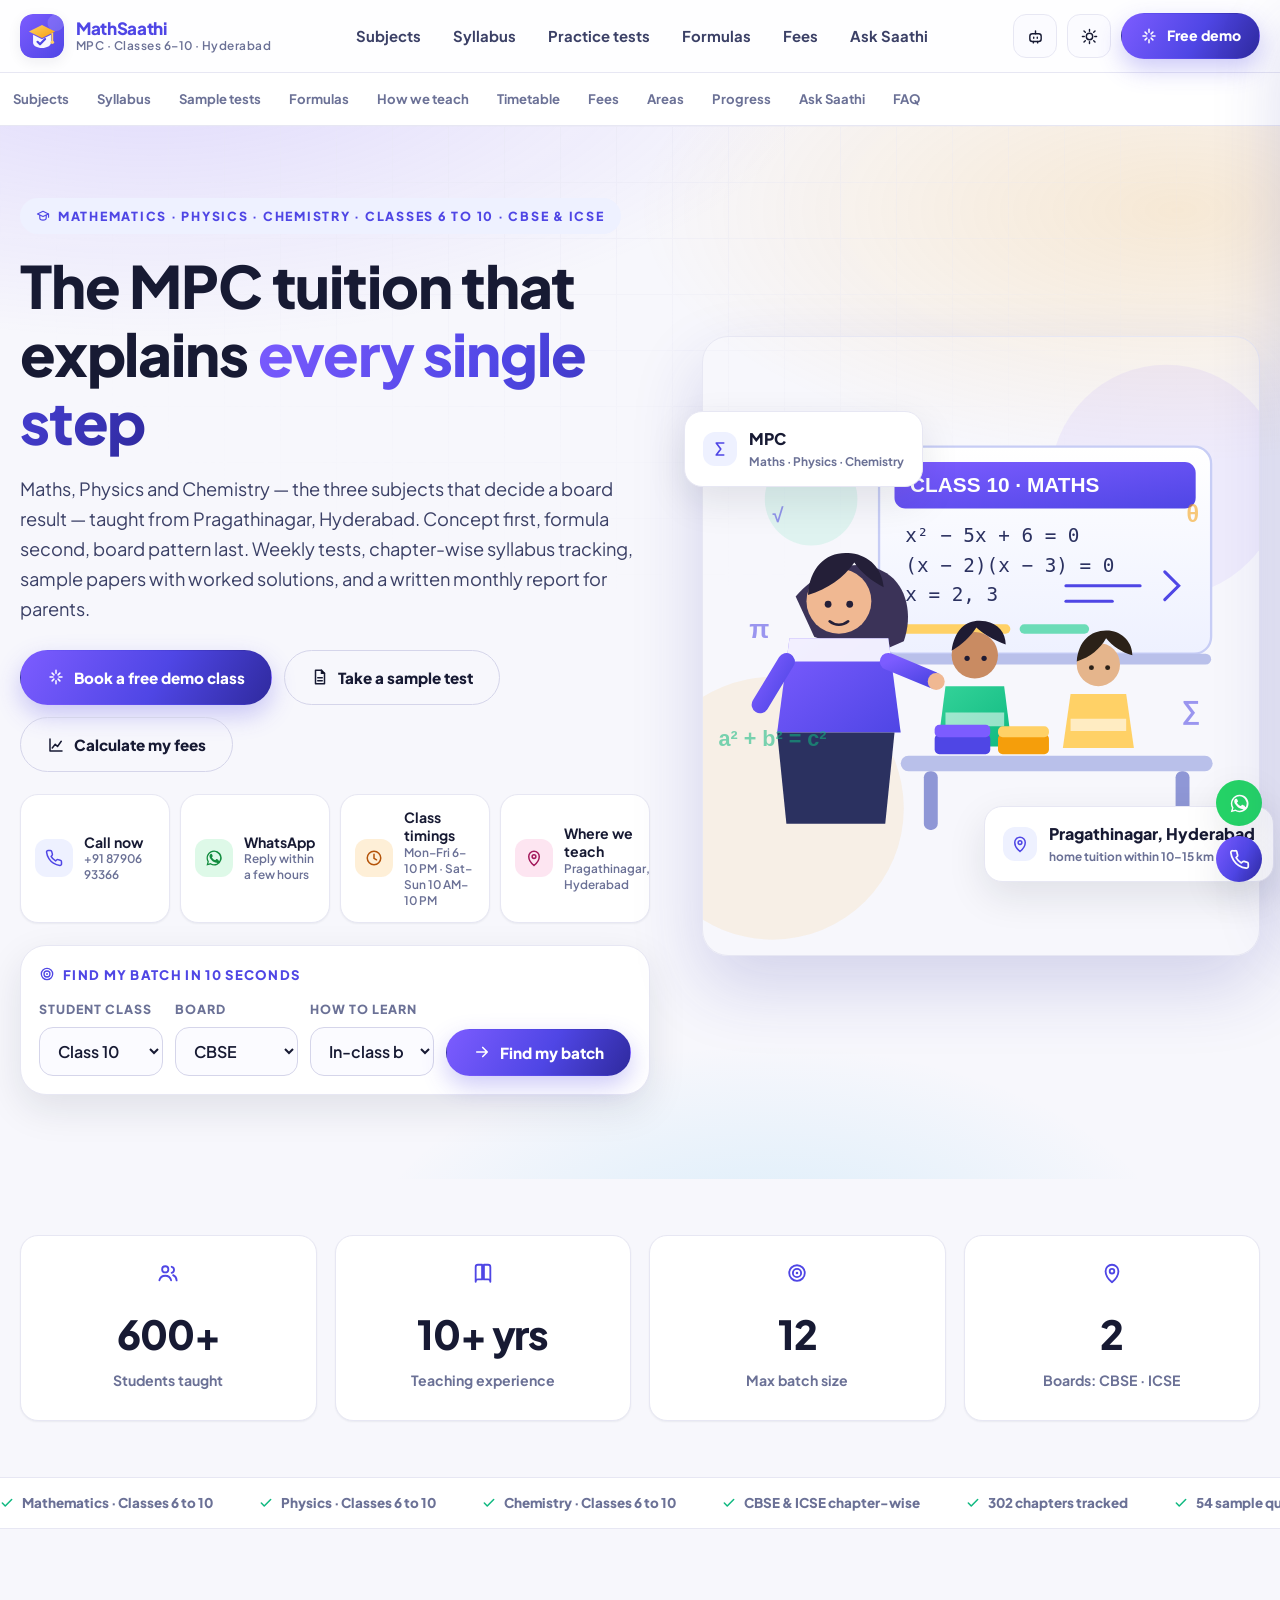
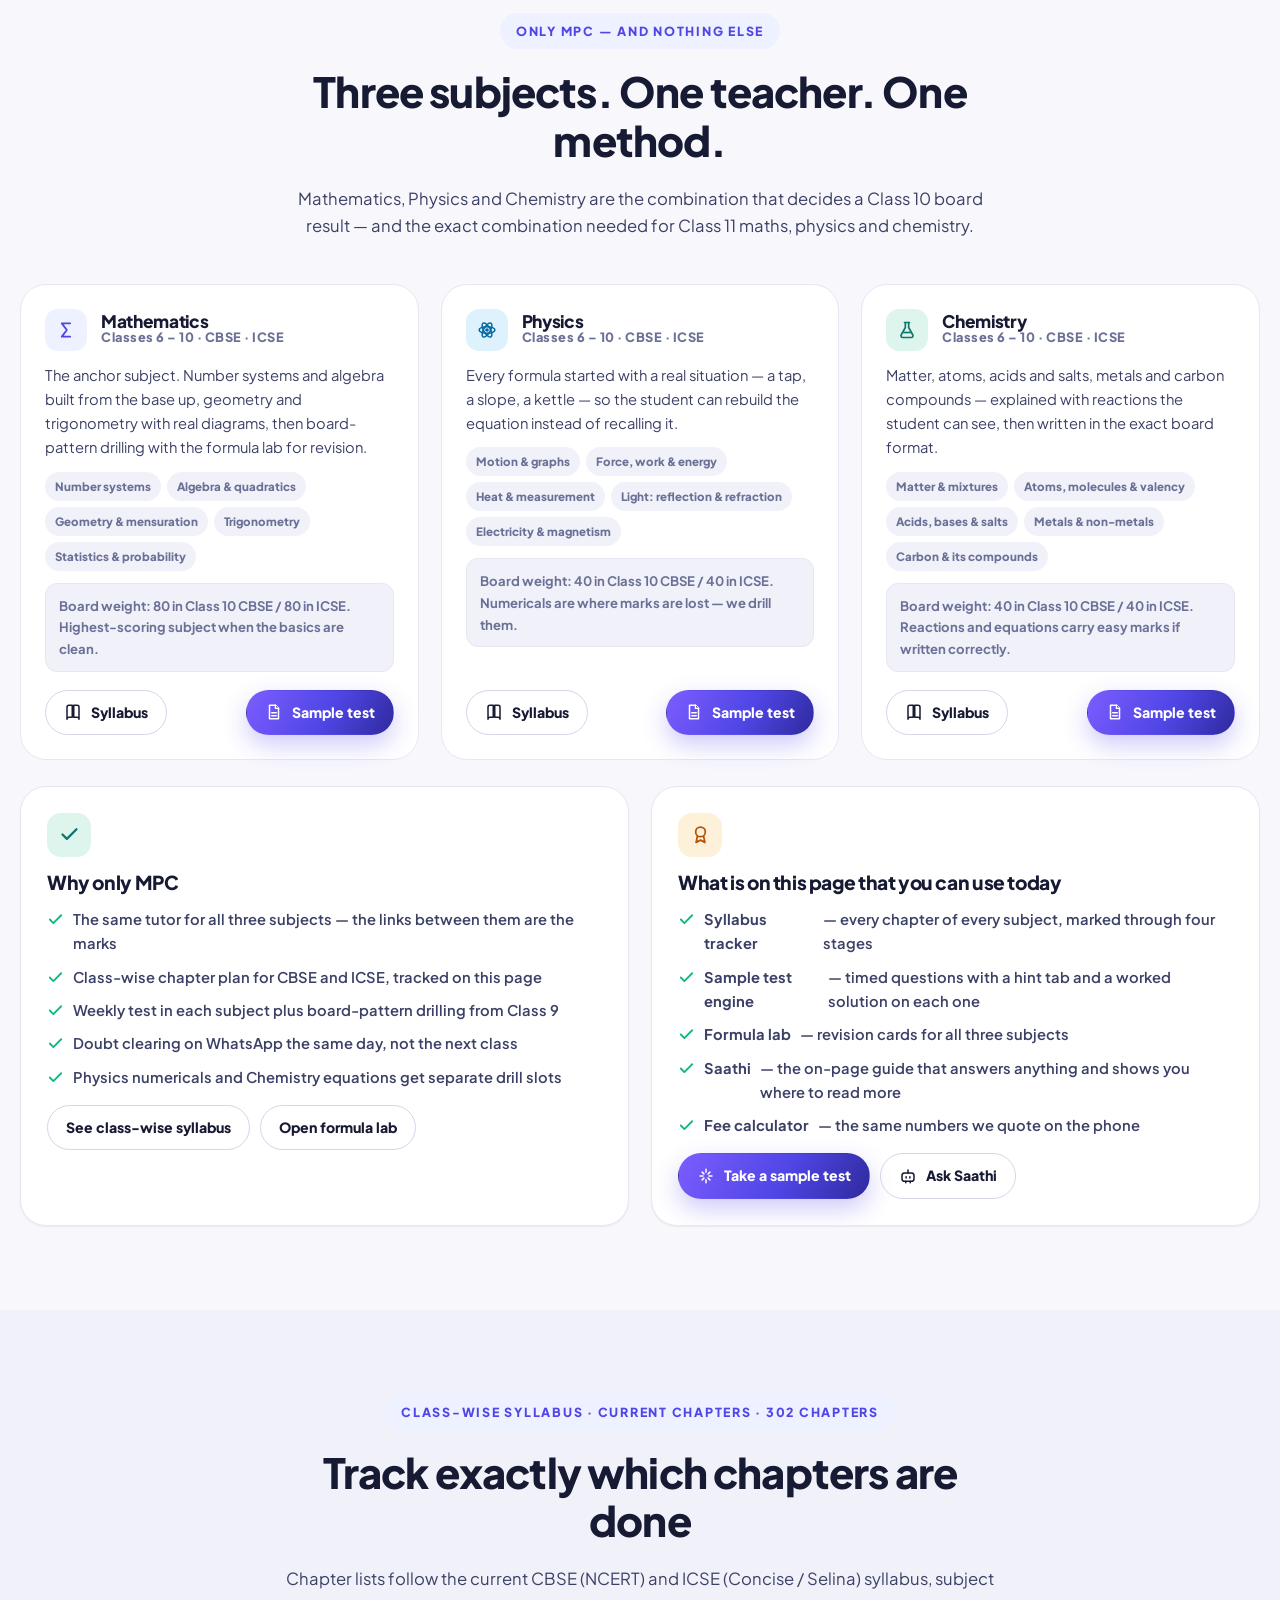
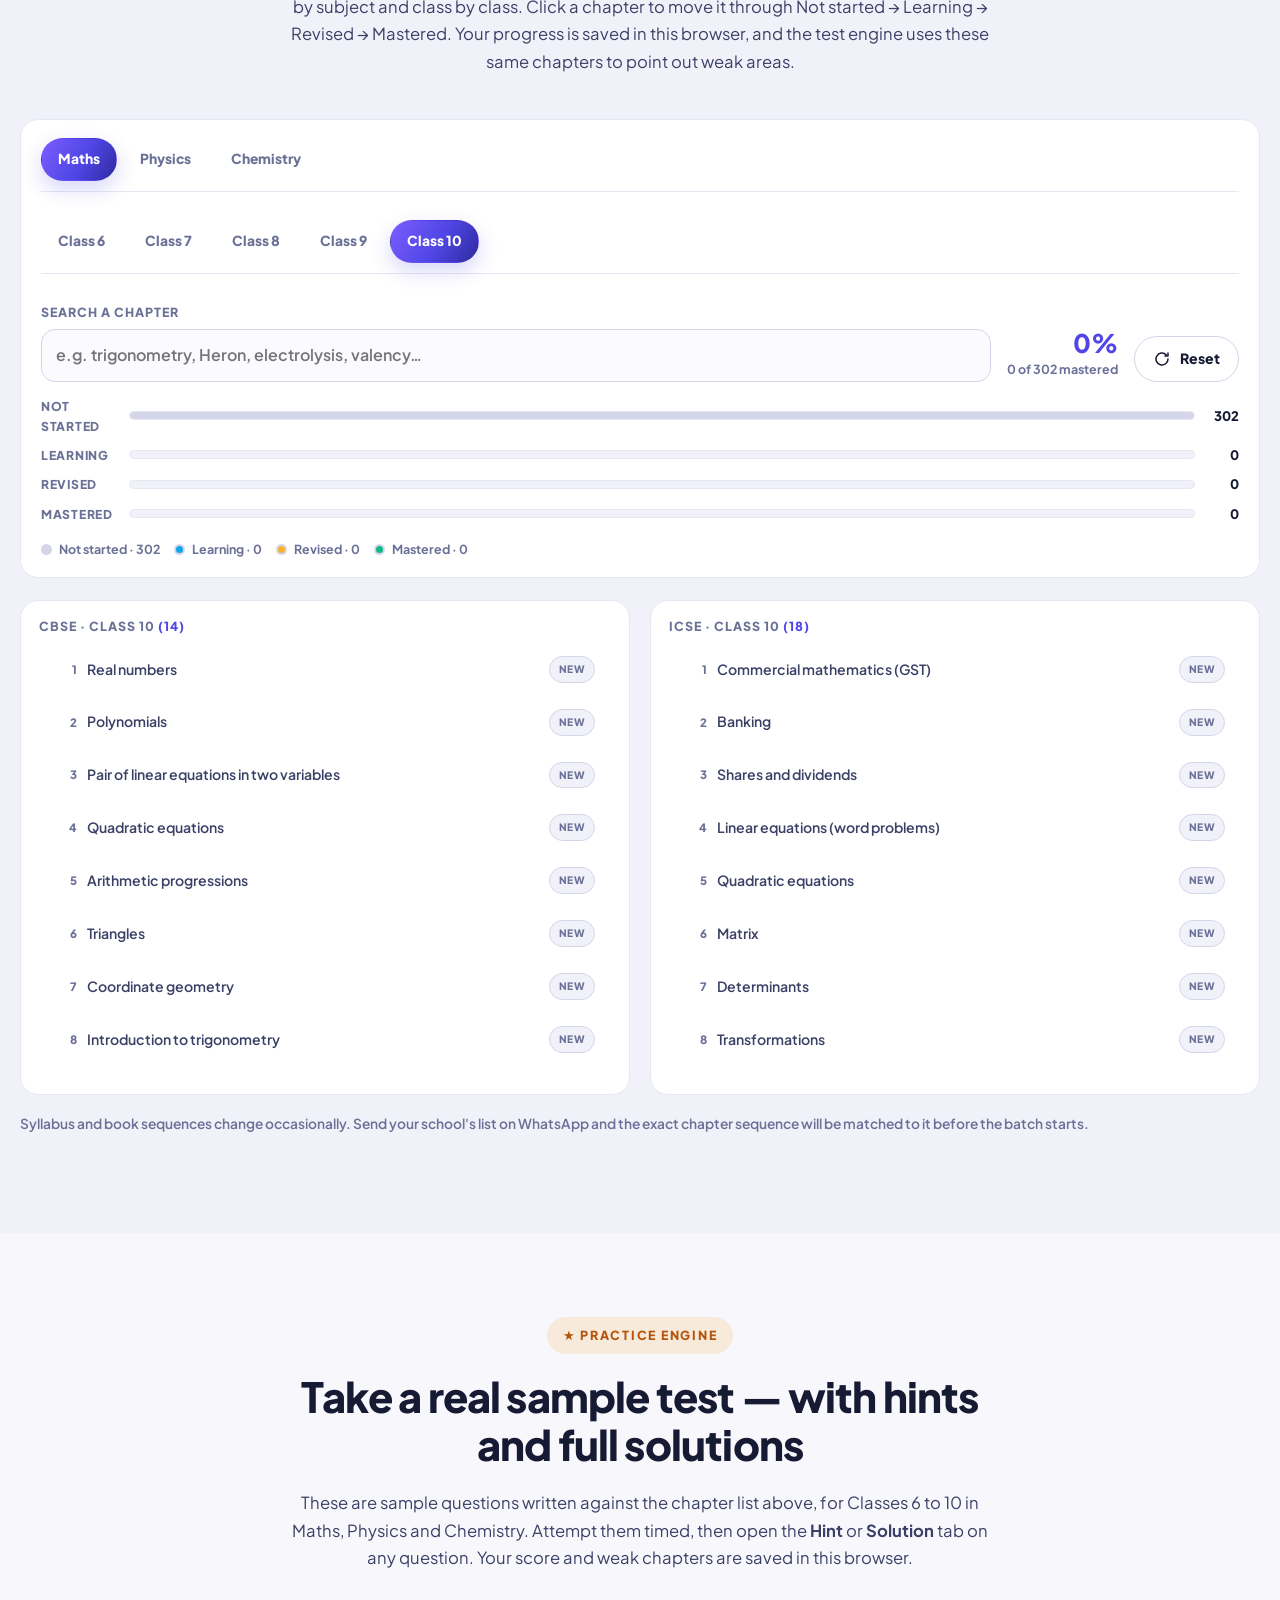
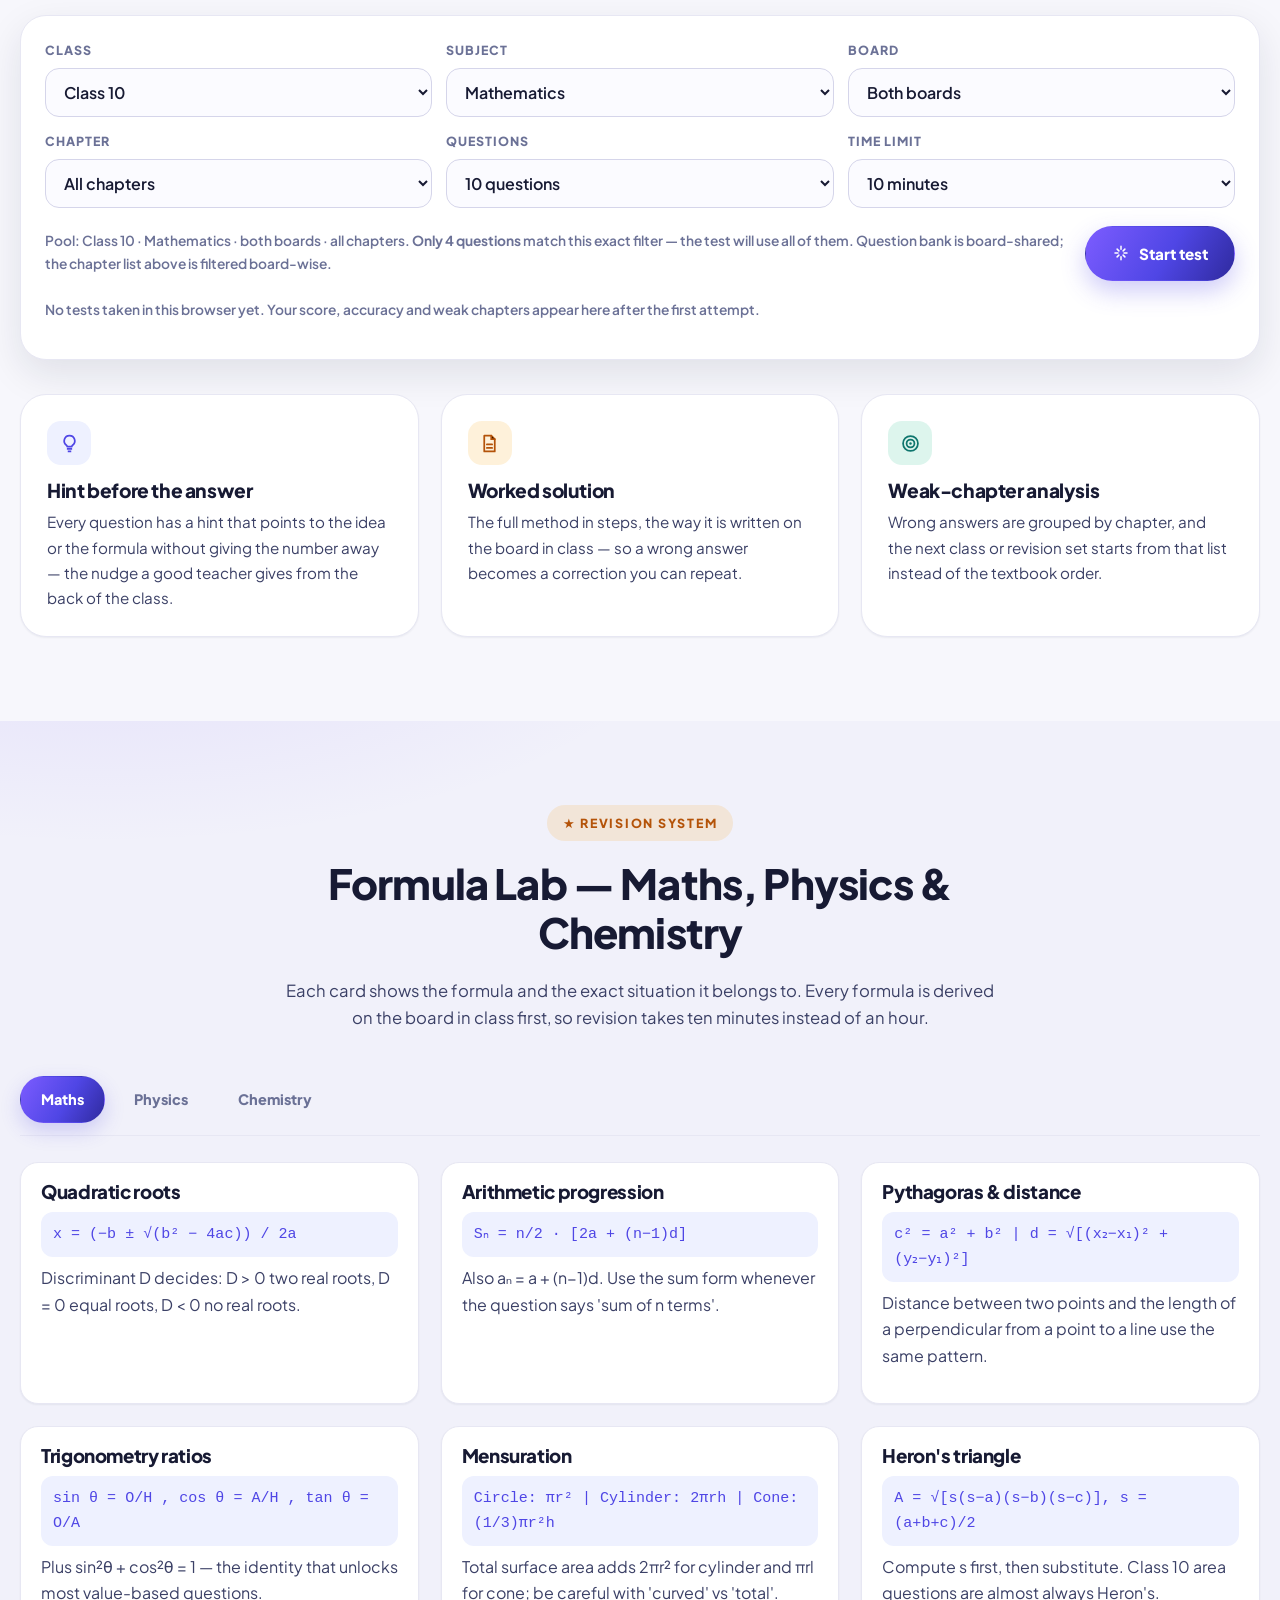
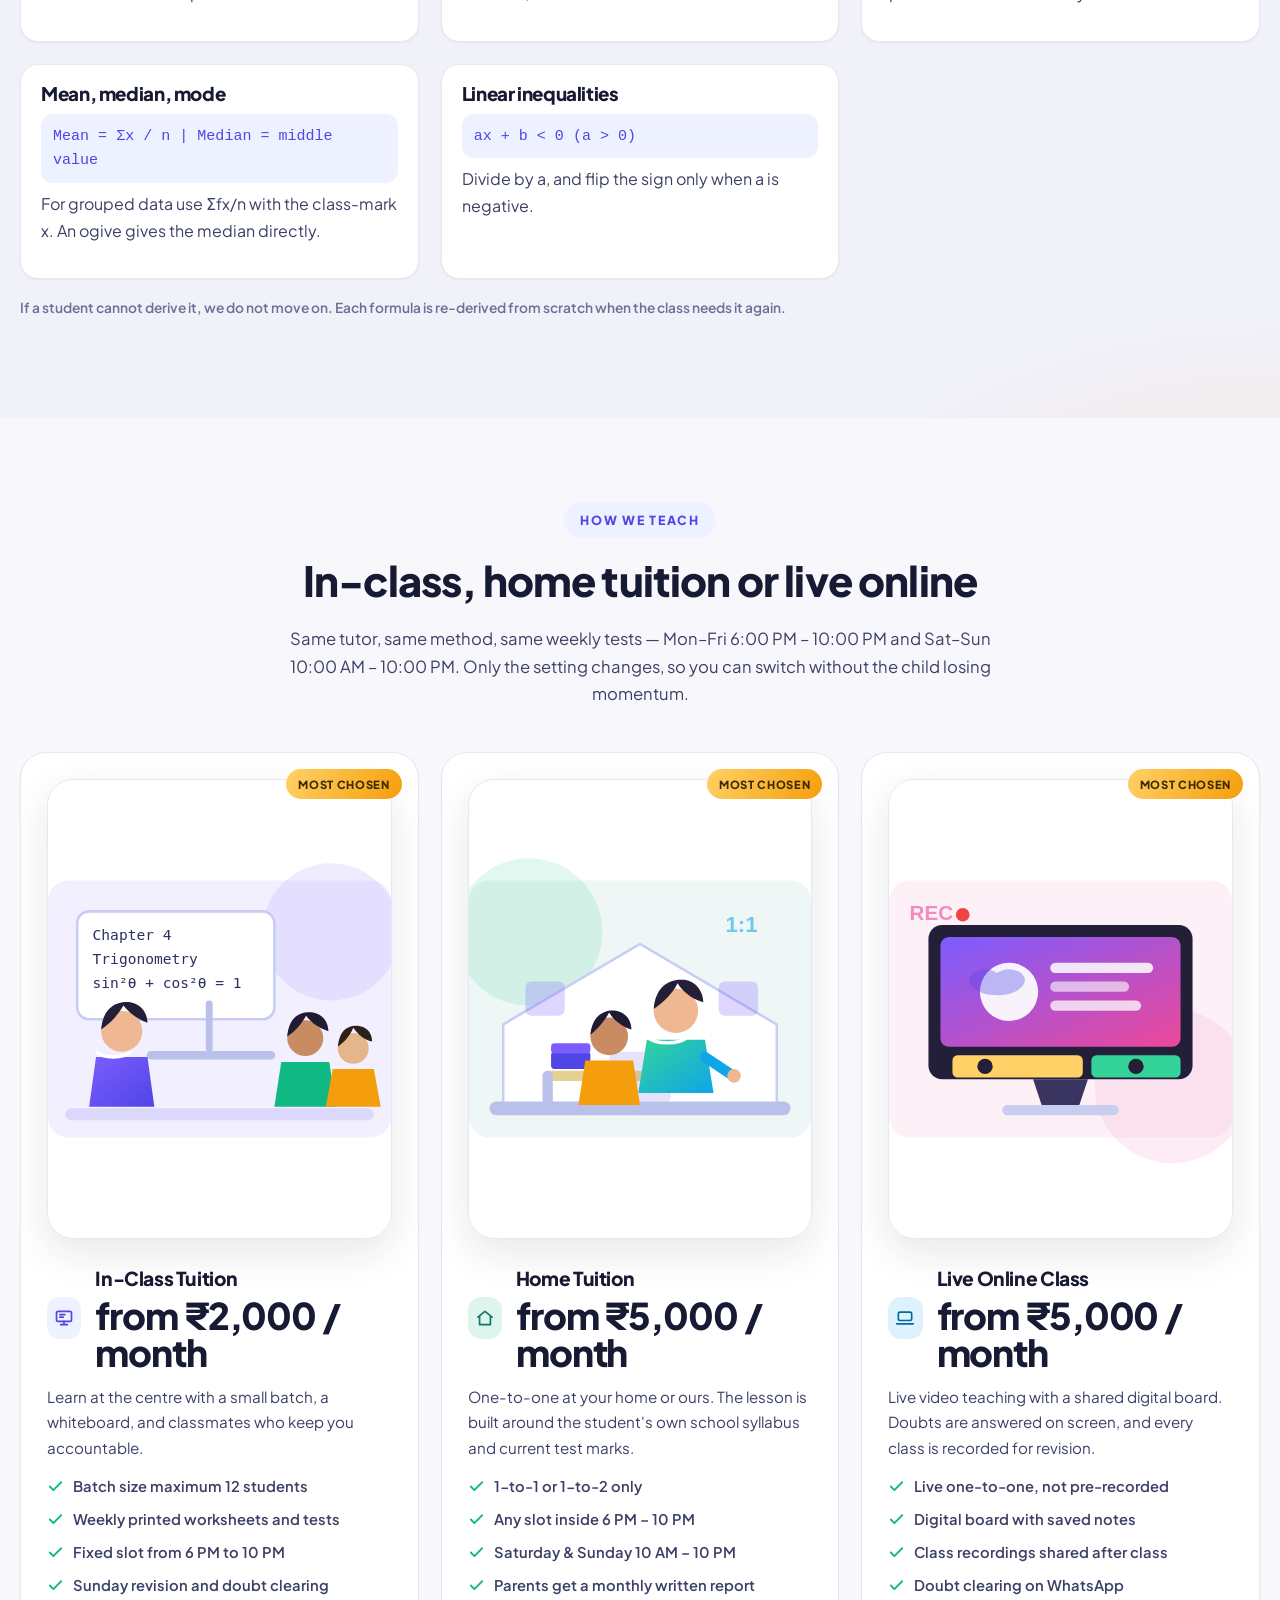
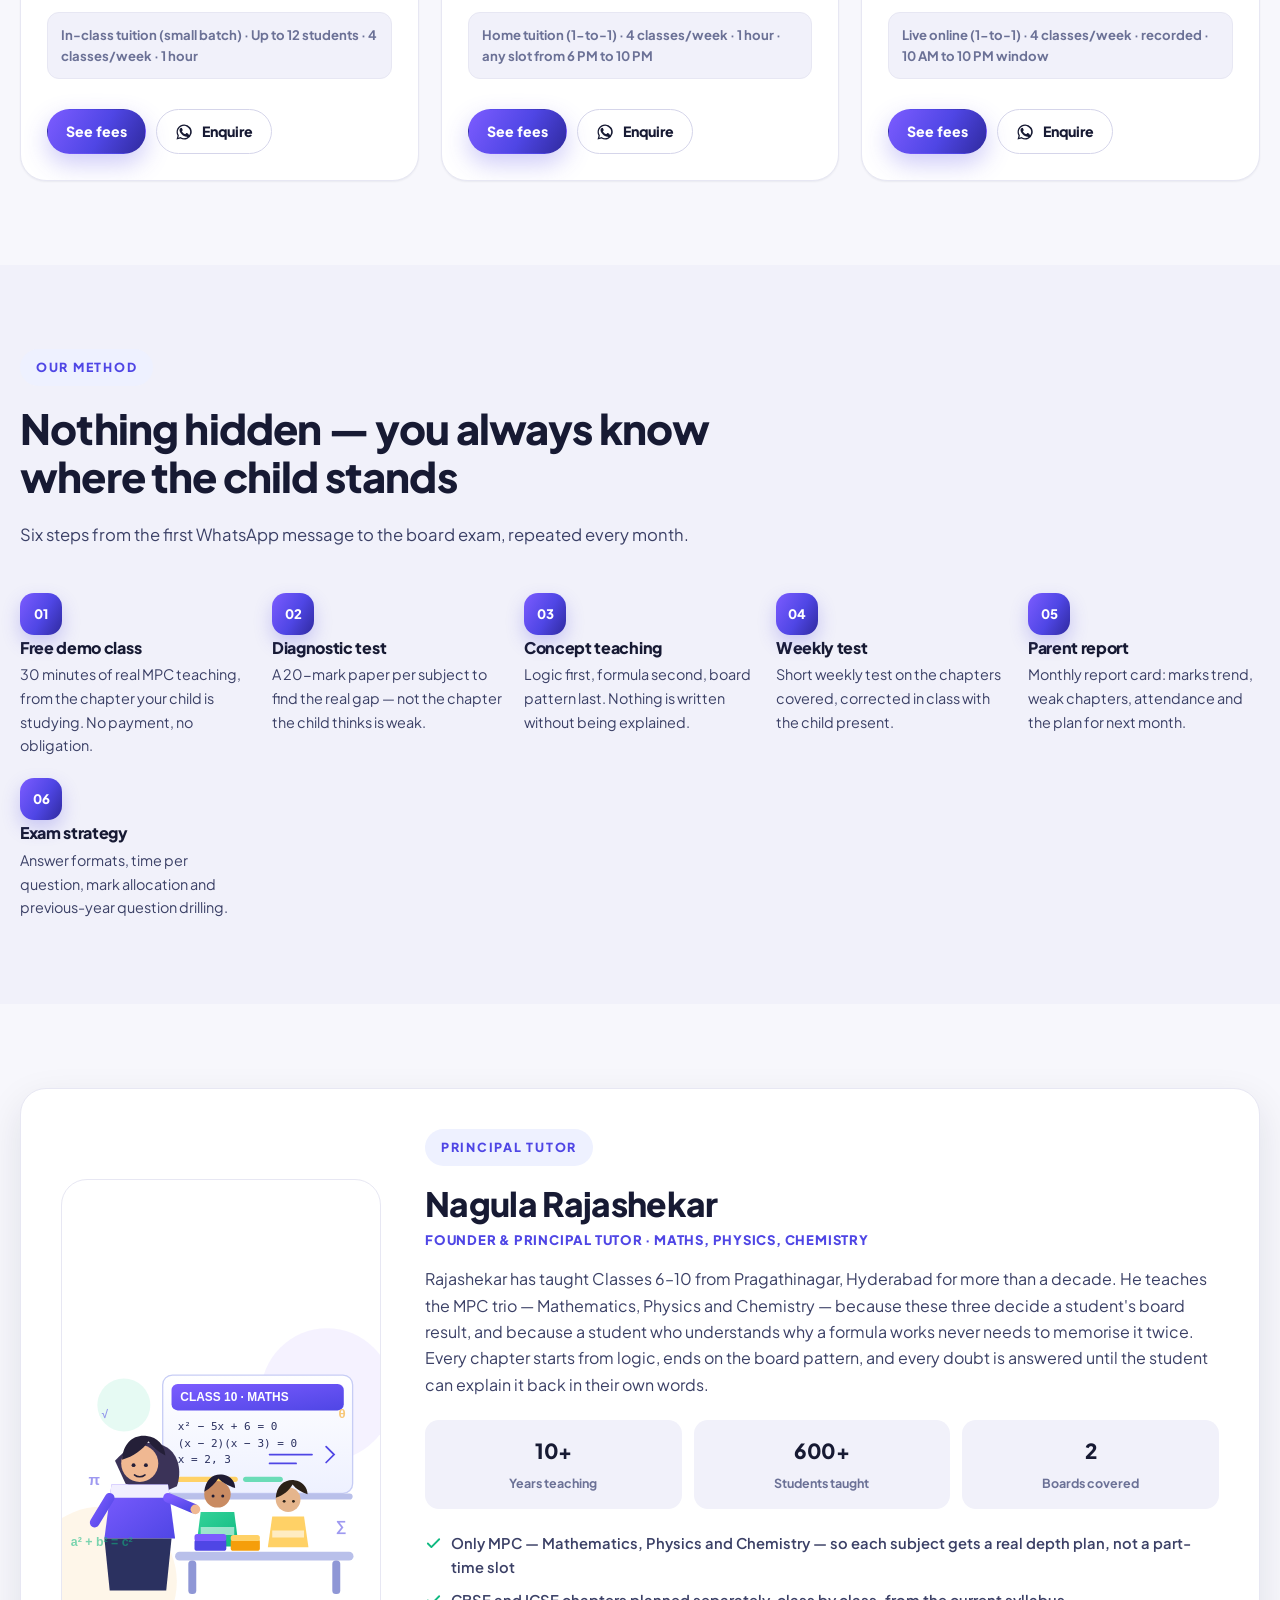
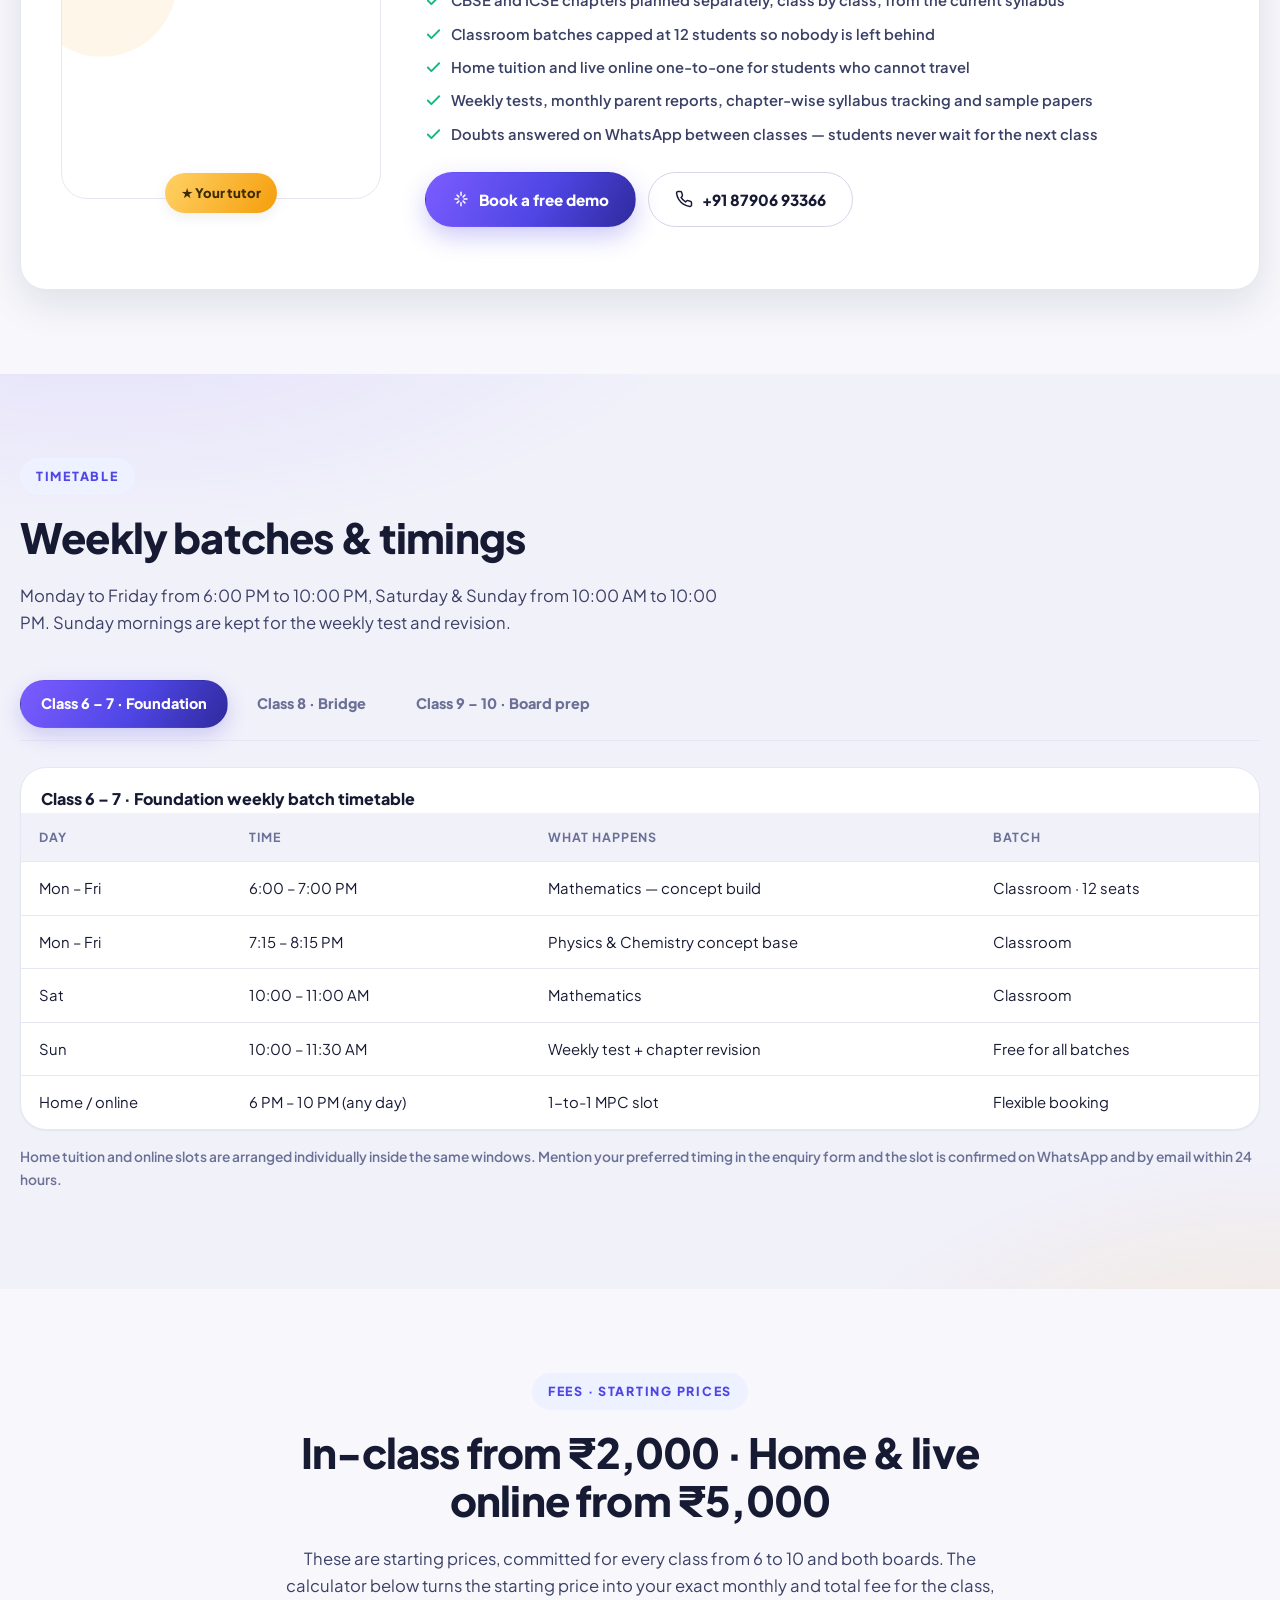
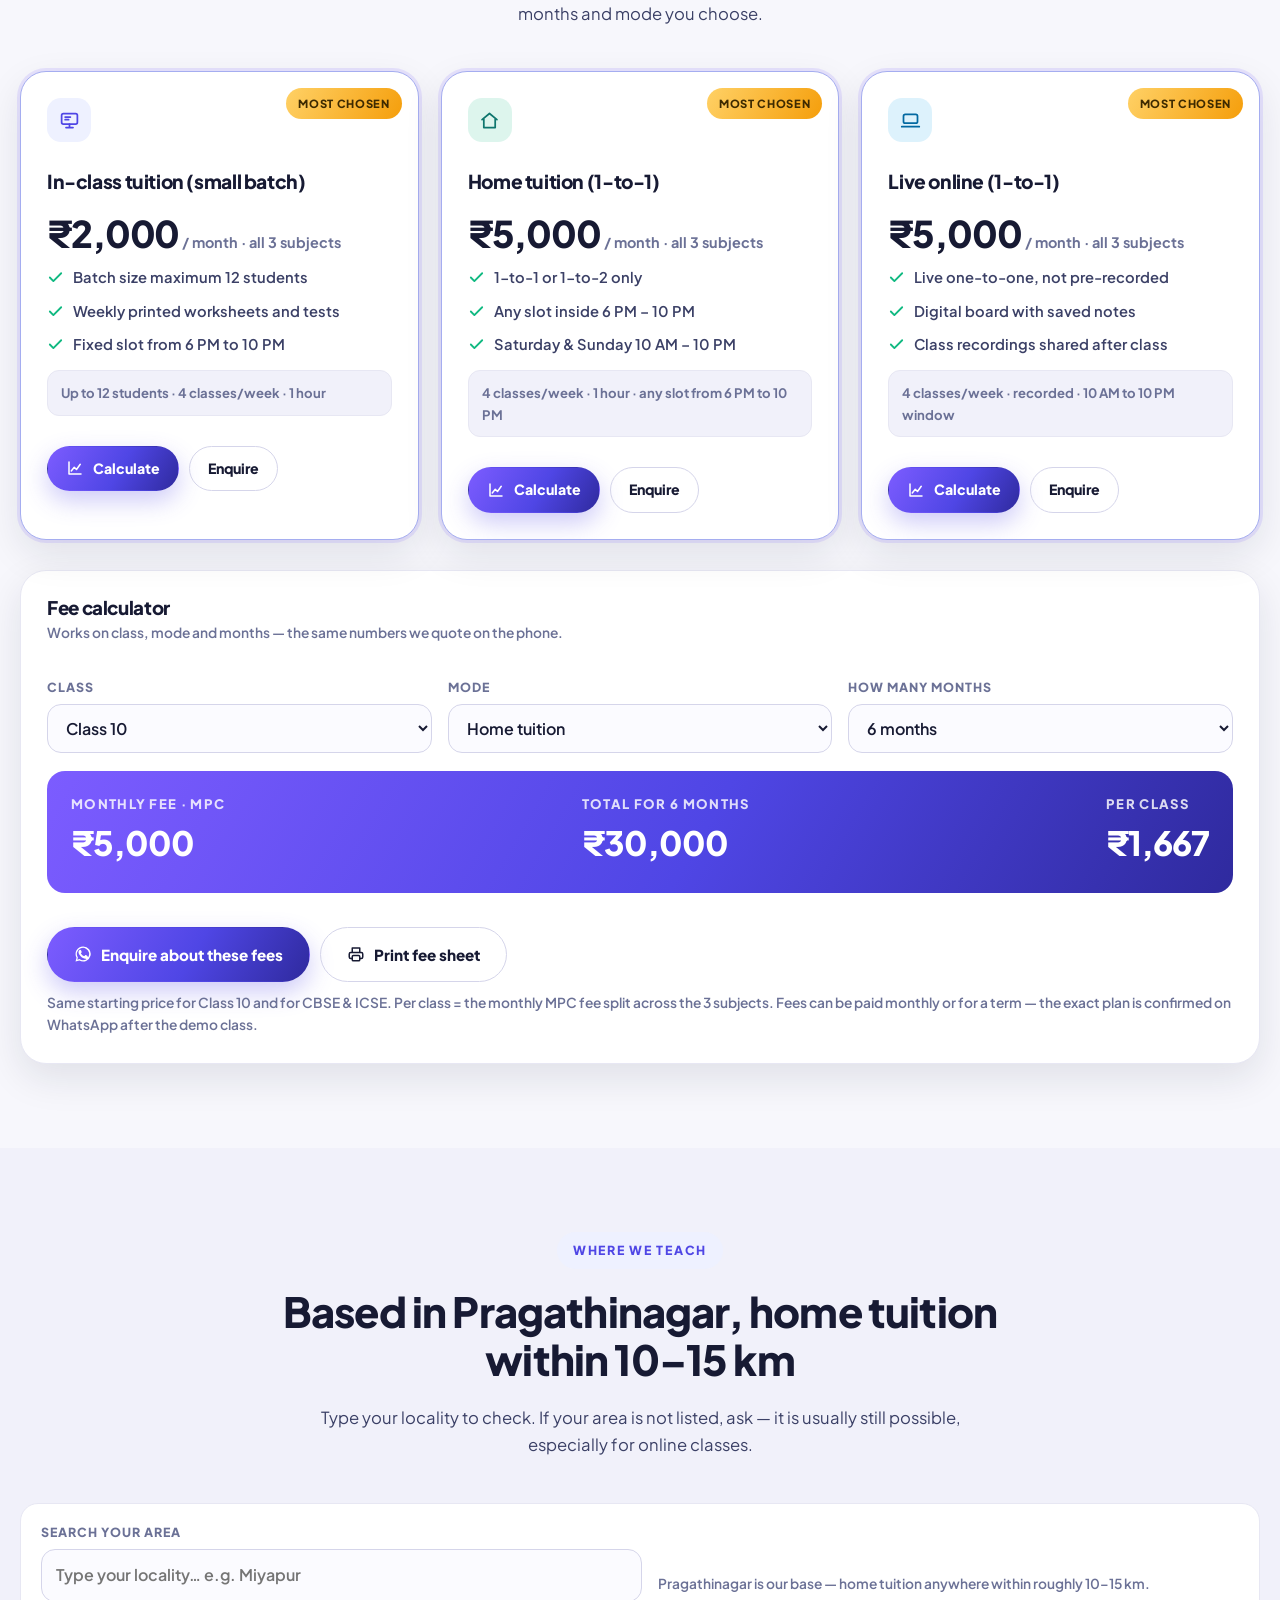
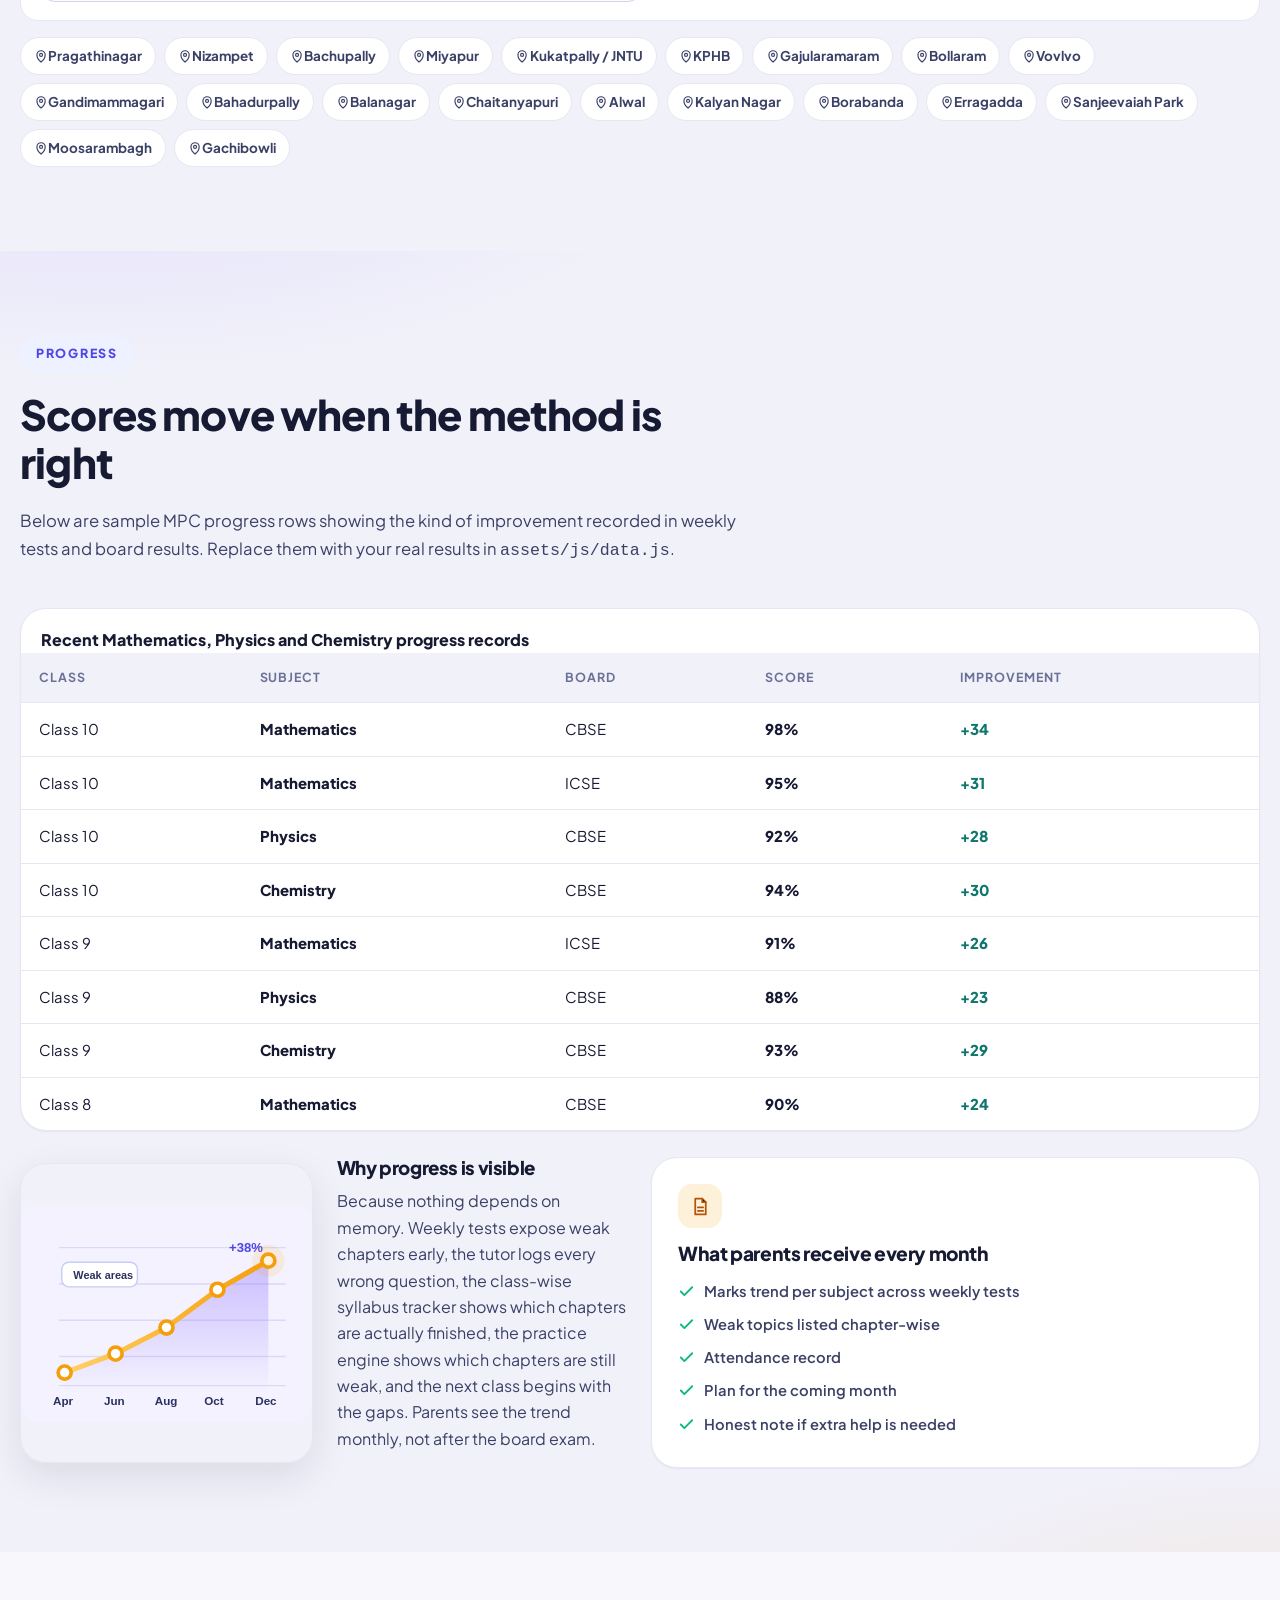
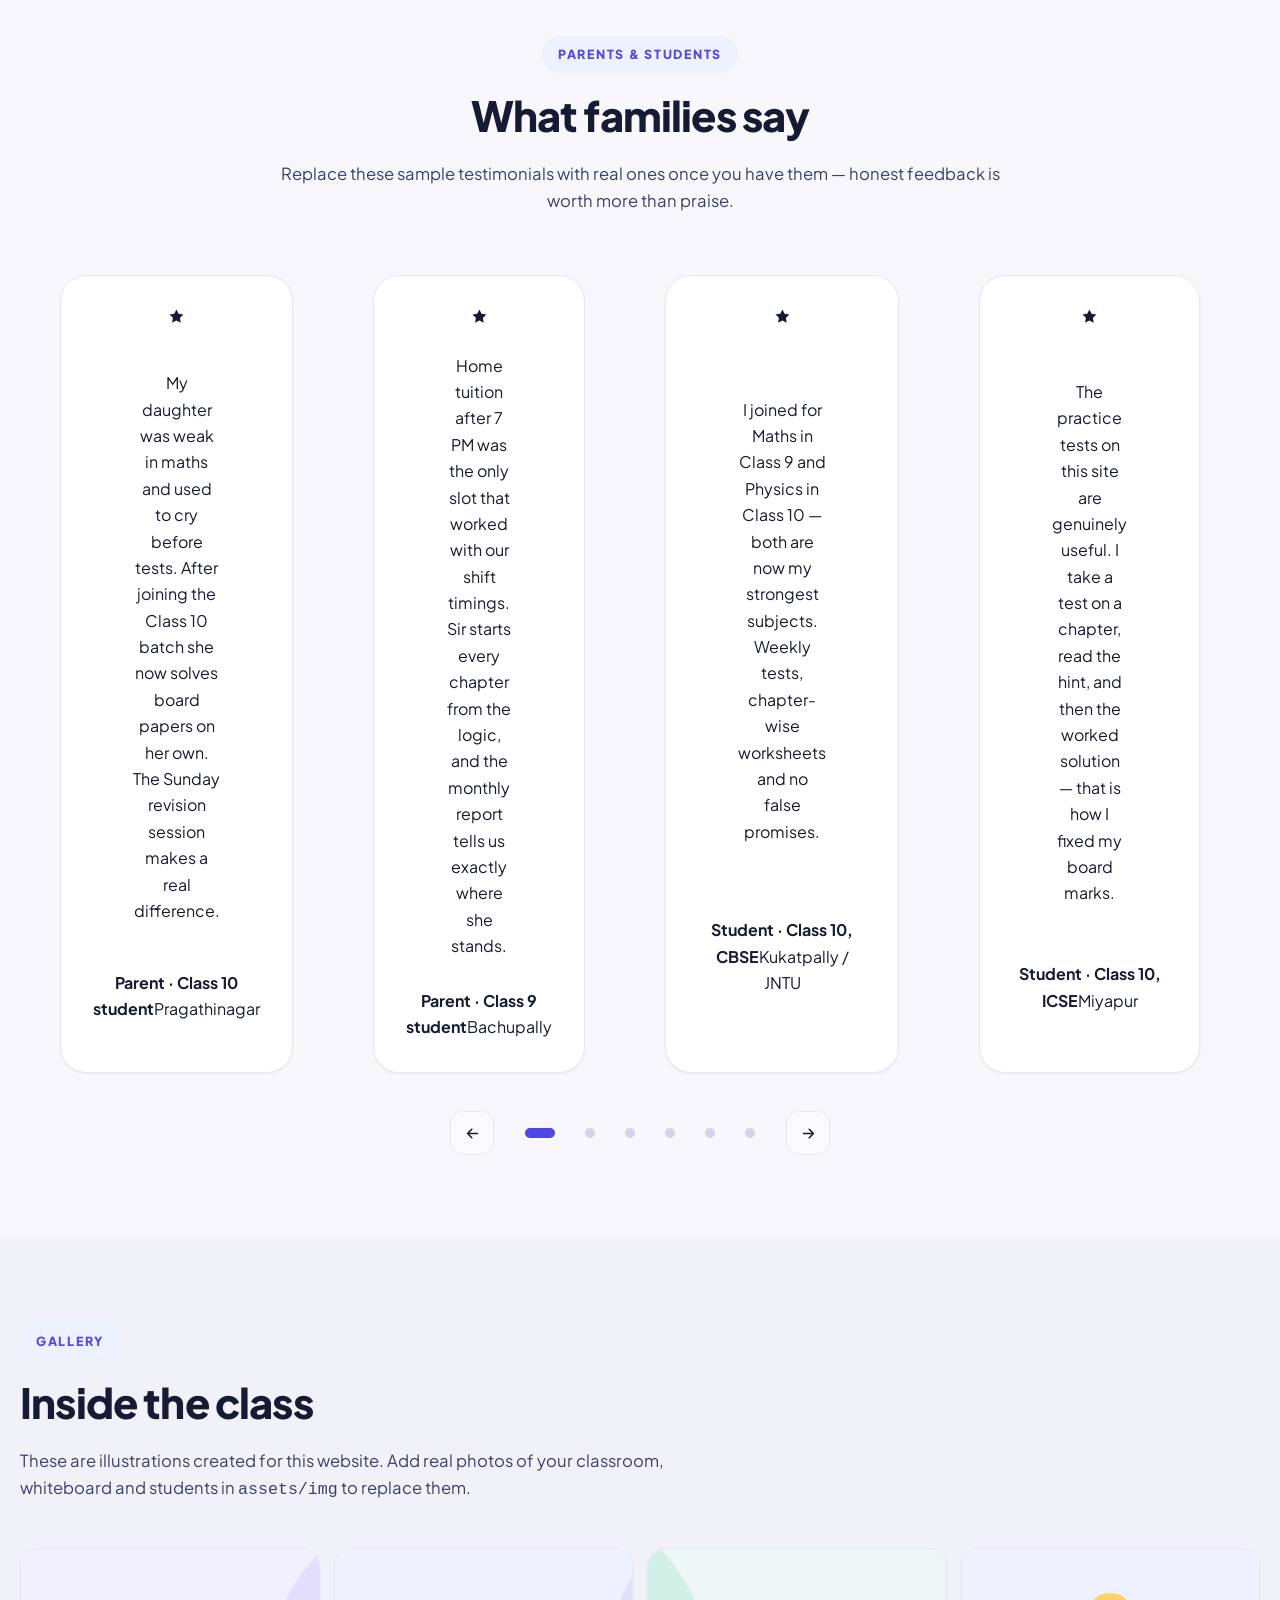
<file: index.html>
<!DOCTYPE html>
<html lang="en" data-theme="light">
<head>
<meta charset="utf-8">
<meta name="viewport" content="width=device-width, initial-scale=1">
<title>MathSaathi — Maths, Physics &amp; Chemistry Tuition in Pragathinagar, Hyderabad</title>
<meta name="description" content="MathSaathi is MPC tuition in Pragathinagar, Hyderabad for Classes 6–10, CBSE &amp; ICSE. Maths, Physics and Chemistry from ₹2,000/month in-class and ₹5,000 home or online 1-to-1. Syllabus tracker, sample tests with solutions, free demo.">
<meta name="keywords" content="mpc tuition hyderabad, maths physics chemistry tuition pragathinagar, cbse maths tuition hyderabad, physics tuition hyderabad, chemistry tuition hyderabad, icse tuition hyderabad, home tuition pragathinagar, class 6 to 10 tuition, tuition in nizampet, bachupally, kukatpally, jntu area tuition, best mpc tutor hyderabad">
<meta name="robots" content="index, follow">
<meta name="googlebot" content="index, follow">
  <!-- SEARCH VERIFICATION: paste the code Google gives you here.
       Google Search Console -> HTML tag verification ->
       <meta name="google-site-verification" content="PASTE_CODE"> -->
<meta name="google-site-verification" content="PASTE_GOOGLE_CODE_HERE">
<meta name="author" content="MathSaathi">
<meta name="geo.region" content="IN-TG">
<meta name="geo.placename" content="Pragathinagar, Hyderabad, Telangana">
<meta name="theme-color" content="#4f46e5">
<link rel="canonical" href="https://naresh-sde.github.io/rajashekar-tuitions/">
<link rel="icon" href="assets/img/favicon.svg" type="image/svg+xml">
<link rel="apple-touch-icon" href="assets/img/logo.svg">
<link rel="manifest" href="manifest.webmanifest">

<meta property="og:type" content="website">
<meta property="og:site_name" content="MathSaathi">
<meta property="og:title" content="MathSaathi — Maths, Physics &amp; Chemistry Tuition in Pragathinagar, Hyderabad">
<meta property="og:description" content="MPC for Classes 6–10, CBSE &amp; ICSE in Pragathinagar, Hyderabad. In-class from ₹2,000/month, home &amp; live online 1-to-1 from ₹5,000. Class-wise syllabus tracker, sample tests with hints and worked solutions, free demo class.">
<meta property="og:url" content="https://naresh-sde.github.io/rajashekar-tuitions/">
<meta property="og:image" content="https://naresh-sde.github.io/rajashekar-tuitions/assets/img/hero.svg">
<meta property="og:locale" content="en_IN">
<meta name="twitter:card" content="summary_large_image">
<meta name="twitter:title" content="MathSaathi — Maths, Physics &amp; Chemistry Tuition in Pragathinagar, Hyderabad">
<meta name="twitter:description" content="MPC for Classes 6–10, CBSE &amp; ICSE. From ₹2,000/month in-class. Syllabus tracker, sample tests with hints and worked solutions, free demo class.">
<meta name="twitter:image" content="https://naresh-sde.github.io/rajashekar-tuitions/assets/img/hero.svg">

<link rel="preconnect" href="https://fonts.googleapis.com">
<link rel="preconnect" href="https://fonts.gstatic.com" crossorigin>
<link href="https://fonts.googleapis.com/css2?family=Plus+Jakarta+Sans:wght@400;500;600;700;800&display=swap" rel="stylesheet">
<link rel="stylesheet" href="assets/css/styles.css">

<script type="application/ld+json">
{
  "@context": "https://schema.org",
  "@graph": [
    {
      "@type": ["EducationalOrganization", "LocalBusiness"],
      "@id": "https://naresh-sde.github.io/rajashekar-tuitions/#org",
      "name": "MathSaathi",
      "alternateName": "MathSaathi MPC tuition, Pragathinagar",
      "description": "Mathematics, Physics and Chemistry (MPC) tuition for Classes 6 to 10 in Pragathinagar, Hyderabad across CBSE and ICSE, in classroom, home tuition and live online one-to-one modes, with a class-wise syllabus tracker, sample tests with hints and worked solutions, weekly tests and free demo classes.",
      "url": "https://naresh-sde.github.io/rajashekar-tuitions/",
      "telephone": "+91-87906-93366",
      "email": "shekar2806@gmail.com",
      "priceRange": "₹₹",
      "currenciesAccepted": "INR",
      "founder": { "@type": "Person", "name": "Nagula Rajashekar", "jobTitle": "Founder & Principal Tutor" },
      "address": {
        "@type": "PostalAddress",
        "addressLocality": "Pragathinagar",
        "addressRegion": "Hyderabad, Telangana",
        "addressCountry": "IN"
      },
      "areaServed": [
        { "@type": "Place", "name": "Pragathinagar" },
        { "@type": "Place", "name": "Nizampet" },
        { "@type": "Place", "name": "Bachupally" },
        { "@type": "Place", "name": "Miyapur" },
        { "@type": "Place", "name": "Kukatpally" },
        { "@type": "Place", "name": "JNTU" },
        { "@type": "Place", "name": "KPHB" },
        { "@type": "Place", "name": "Gajularamaram" },
        { "@type": "Place", "name": "Bollaram" },
        { "@type": "Place", "name": "Gandimammagari" },
        { "@type": "Place", "name": "Bahadurpally" },
        { "@type": "Place", "name": "Balanagar" },
        { "@type": "Place", "name": "Alwal" },
        { "@type": "Place", "name": "Kalyan Nagar" },
        { "@type": "Place", "name": "Borabanda" },
        { "@type": "Place", "name": "Erragadda" },
        { "@type": "Place", "name": "Sanjeevaiah Park" },
        { "@type": "Place", "name": "Moosarambagh" },
        { "@type": "Place", "name": "Gachibowli" },
        { "@type": "City", "name": "Hyderabad" }
      ],
      "openingHoursSpecification": [
        { "@type": "OpeningHoursSpecification", "dayOfWeek": ["Monday","Tuesday","Wednesday","Thursday","Friday"], "opens": "18:00", "closes": "22:00" },
        { "@type": "OpeningHoursSpecification", "dayOfWeek": ["Saturday","Sunday"], "opens": "10:00", "closes": "22:00" }
      ],
      "hasOfferCatalog": {
        "@type": "OfferCatalog",
        "name": "MPC tuition courses",
        "itemListElement": [
          { "@type": "Offer", "itemOffered": { "@type": "Course", "name": "Mathematics Tuition Classes 6-10 (CBSE & ICSE)", "description": "Concept-first Mathematics coaching for Classes 6 to 10 with a class-wise syllabus tracker, formula lab, weekly tests and board pattern drilling.", "provider": { "@id": "https://naresh-sde.github.io/rajashekar-tuitions/#org" } } },
          { "@type": "Offer", "itemOffered": { "@type": "Course", "name": "Physics Tuition Classes 6-10 (CBSE & ICSE)", "description": "Physics coaching with numerical practice, formula derivation, sample tests with hints and worked solutions, and board pattern drilling.", "provider": { "@id": "https://naresh-sde.github.io/rajashekar-tuitions/#org" } } },
          { "@type": "Offer", "itemOffered": { "@type": "Course", "name": "Chemistry Tuition Classes 6-10 (CBSE & ICSE)", "description": "Chemistry coaching on matter, atoms, acids and salts, metals and carbon compounds with reaction writing practice and sample tests with solutions.", "provider": { "@id": "https://naresh-sde.github.io/rajashekar-tuitions/#org" } } },
          { "@type": "Offer", "itemOffered": { "@type": "Course", "name": "In-Class Tuition", "description": "Small-batch MPC classroom tuition in Pragathinagar with a maximum of 12 students, starting from Rs 2,000 per month.", "provider": { "@id": "https://naresh-sde.github.io/rajashekar-tuitions/#org" } } },
          { "@type": "Offer", "itemOffered": { "@type": "Course", "name": "Home Tuition (1-to-1)", "description": "One-to-one and one-to-two MPC home tuition at the student home or the tutor home in Pragathinagar, from Rs 5,000 per month, with flexible slots and monthly parent reports.", "provider": { "@id": "https://naresh-sde.github.io/rajashekar-tuitions/#org" } } },
          { "@type": "Offer", "itemOffered": { "@type": "Course", "name": "Live Online Tuition (1-to-1)", "description": "Live one-to-one online MPC classes with a digital board, recorded revision and WhatsApp doubt clearing, from Rs 5,000 per month.", "provider": { "@id": "https://naresh-sde.github.io/rajashekar-tuitions/#org" } } }
        ]
      }
    },
    {
      "@type": "WebSite",
      "@id": "https://naresh-sde.github.io/rajashekar-tuitions/#website",
      "url": "https://naresh-sde.github.io/rajashekar-tuitions/",
      "name": "MathSaathi",
      "publisher": { "@id": "https://naresh-sde.github.io/rajashekar-tuitions/#org" },
      "inLanguage": "en-IN"
    },
    {
      "@type": "Person",
      "@id": "https://naresh-sde.github.io/rajashekar-tuitions/#tutor",
      "name": "Nagula Rajashekar",
      "jobTitle": "Founder & Principal Tutor — Mathematics, Physics, Chemistry",
      "worksFor": { "@id": "https://naresh-sde.github.io/rajashekar-tuitions/#org" },
      "knowsAbout": ["Mathematics", "Physics", "Chemistry", "CBSE Class 10 board exam", "ICSE Class 10 board exam", "Trigonometry", "Coordinate geometry", "Chemical reactions and equations", "Electricity and magnetism"]
    },
    {
      "@type": "FAQPage",
      "@id": "https://naresh-sde.github.io/rajashekar-tuitions/#faq",
      "mainEntity": [
        { "@type": "Question", "name": "Which subjects do you teach?", "acceptedAnswer": { "@type": "Answer", "text": "Exactly three subjects — Mathematics, Physics and Chemistry (the MPC trio) — for Classes 6 to 10 in CBSE and ICSE, taught by one teacher who knows how the three connect." } },
        { "@type": "Question", "name": "What are the fees?", "acceptedAnswer": { "@type": "Answer", "text": "In-class tuition starts from Rs 2,000 per month. Home tuition and live online one-to-one classes start from Rs 5,000 per month. The same starting prices apply to every class from 6 to 10 and both boards." } },
        { "@type": "Question", "name": "What are your class timings?", "acceptedAnswer": { "@type": "Answer", "text": "Monday to Friday from 6:00 PM to 10:00 PM, and Saturday and Sunday from 10:00 AM to 10:00 PM. Home tuition and online slots can be booked at any time inside these windows." } },
        { "@type": "Question", "name": "Is there a free demo class before I pay?", "acceptedAnswer": { "@type": "Answer", "text": "Yes. Every new student gets one free 30-minute demo class on a real chapter from their syllabus. There is no payment and no obligation." } },
        { "@type": "Question", "name": "What is the sample test section?", "acceptedAnswer": { "@type": "Answer", "text": "A practice engine built from the same chapter list as the syllabus. Pick class, subject, board, chapter and the number of questions, take a timed test, then use the Hint and Solution tabs on every question. Scores and weak chapters are saved in the browser." } },
        { "@type": "Question", "name": "How many students are in a classroom batch?", "acceptedAnswer": { "@type": "Answer", "text": "Maximum 12 students for Classes 6 to 7 and 10 students for Classes 8 to 10. A full batch is never extended, and the next slot or home tuition is offered instead." } },
        { "@type": "Question", "name": "Which areas do you cover for home tuition?", "acceptedAnswer": { "@type": "Answer", "text": "The centre is in Pragathinagar, Hyderabad and home tuition covers every area within about 10 to 15 km, including Nizampet, Bachupally, Miyapur, Kukatpally, JNTU, KPHB, Gajularamaram, Bollaram, Gandimammagari, Bahadurpally, Balanagar and Alwal." } },
        { "@type": "Question", "name": "How is student progress tracked?", "acceptedAnswer": { "@type": "Answer", "text": "Weekly tests, a chapter-wise syllabus tracker with four progress stages per chapter, sample tests with weak-chapter analysis, and a monthly written parent report with marks trend, attendance and the plan for the coming month." } }
      ]
    }
  ]
}
</script>
</head>
<body>
<a class="skip-link" href="#main">Skip to content</a>

<!-- icon sprite -->
<svg style="display:none" aria-hidden="true">
  <symbol id="i-phone" viewBox="0 0 24 24"><path d="M22 16.9v3a2 2 0 0 1-2.2 2 19.8 19.8 0 0 1-8.6-3.1 19.5 19.5 0 0 1-6-6A19.8 19.8 0 0 1 2.1 4.2 2 2 0 0 1 4.1 2h3a2 2 0 0 1 2 1.7c.1 1 .4 1.9.7 2.8a2 2 0 0 1-.5 2.1L8.1 9.9a16 16 0 0 0 6 6l1.3-1.2a2 2 0 0 1 2.1-.5c.9.3 1.8.6 2.8.7a2 2 0 0 1 1.7 2z" fill="none" stroke="currentColor" stroke-width="2" stroke-linecap="round" stroke-linejoin="round"/></symbol>
  <symbol id="i-wa" viewBox="0 0 24 24"><path d="M17.5 14.4c-.3-.2-1.7-.9-2-1-.3-.1-.5-.2-.7.1s-.7 1-.9 1.2c-.2.2-.3.2-.6.1a8 8 0 0 1-2.4-1.5 9 9 0 0 1-1.6-2c-.2-.3 0-.5.1-.6l.5-.5.3-.6v-.5l-.9-2.1c-.2-.6-.5-.5-.7-.5h-.6c-.2 0-.6.1-.9.4-.3.3-1.1 1.1-1.1 2.7s1.2 3.1 1.3 3.3c.2.2 2.3 3.5 5.5 4.9 2.1.9 3 .9 4 .8.7-.1 1.7-.7 1.9-1.3.2-.7.2-1.2.2-1.3-.1-.2-.3-.2-.5-.4zM12 2a10 10 0 0 0-8.6 15L2 22l5.2-1.4A10 10 0 1 0 12 2zm0 18.2a8.2 8.2 0 0 1-4.2-1.2l-.3-.2-3.1.8.8-3-.2-.3A8.2 8.2 0 1 1 12 20.2z" fill="currentColor"/></symbol>
  <symbol id="i-calendar" viewBox="0 0 24 24"><rect x="3.5" y="5" width="17" height="15" rx="3" fill="none" stroke="currentColor" stroke-width="2"/><path d="M8 3v4M16 3v4M3.5 10h17" stroke="currentColor" stroke-width="2" stroke-linecap="round"/></symbol>
  <symbol id="i-mail" viewBox="0 0 24 24"><path d="M3 5h18a1 1 0 0 1 1 1v12a1 1 0 0 1-1 1H3a1 1 0 0 1-1-1V6a1 1 0 0 1 1-1zm9 8L4.3 7v10h15.4V7z" fill="none" stroke="currentColor" stroke-width="2" stroke-linejoin="round"/></symbol>
  <symbol id="i-pin" viewBox="0 0 24 24"><path d="M12 22s7-5.6 7-12a7 7 0 1 0-14 0c0 6.4 7 12 7 12zm0-9.5A2.5 2.5 0 1 1 12 7.5a2.5 2.5 0 0 1 0 5z" fill="none" stroke="currentColor" stroke-width="2"/></symbol>
  <symbol id="i-clock" viewBox="0 0 24 24"><circle cx="12" cy="12" r="9" fill="none" stroke="currentColor" stroke-width="2"/><path d="M12 7v5.4l3.4 2" fill="none" stroke="currentColor" stroke-width="2" stroke-linecap="round"/></symbol>
  <symbol id="i-check" viewBox="0 0 24 24"><path d="M20 6 9 17l-5-5" fill="none" stroke="currentColor" stroke-width="2.6" stroke-linecap="round" stroke-linejoin="round"/></symbol>
  <symbol id="i-star" viewBox="0 0 24 24"><path d="m12 2 3.1 6.3 6.9 1-5 4.9 1.2 6.9L12 17.8 5.8 21l1.2-6.9-5-4.9 6.9-1z" fill="currentColor"/></symbol>
  <symbol id="i-sun" viewBox="0 0 24 24"><circle cx="12" cy="12" r="4.5" fill="none" stroke="currentColor" stroke-width="2"/><path d="M12 2v2.6M12 19.4V22M4.2 4.2l1.9 1.9M17.9 17.9l1.9 1.9M2 12h2.6M19.4 12H22M4.2 19.8l1.9-1.9M17.9 6.1l1.9-1.9" stroke="currentColor" stroke-width="2" stroke-linecap="round"/></symbol>
  <symbol id="i-moon" viewBox="0 0 24 24"><path d="M20 14.5A8.5 8.5 0 0 1 9.5 4a8.5 8.5 0 1 0 10.5 10.5z" fill="currentColor"/></symbol>
  <symbol id="i-menu" viewBox="0 0 24 24"><path d="M4 7h16M4 12h16M4 17h16" stroke="currentColor" stroke-width="2.2" stroke-linecap="round"/></symbol>
  <symbol id="i-x" viewBox="0 0 24 24"><path d="M6 6l12 12M18 6L6 18" stroke="currentColor" stroke-width="2.2" stroke-linecap="round"/></symbol>
  <symbol id="i-arrow" viewBox="0 0 24 24"><path d="M5 12h14m-6-6 6 6-6 6" fill="none" stroke="currentColor" stroke-width="2.2" stroke-linecap="round" stroke-linejoin="round"/></symbol>
  <symbol id="i-up" viewBox="0 0 24 24"><path d="M12 19V5m-6 6 6-6 6 6" fill="none" stroke="currentColor" stroke-width="2.2" stroke-linecap="round" stroke-linejoin="round"/></symbol>
  <symbol id="i-chev" viewBox="0 0 24 24"><path d="m6 9 6 6 6-6" fill="none" stroke="currentColor" stroke-width="2.2" stroke-linecap="round" stroke-linejoin="round"/></symbol>
  <symbol id="i-users" viewBox="0 0 24 24"><circle cx="9" cy="8" r="3.4" fill="none" stroke="currentColor" stroke-width="2"/><path d="M2.6 20a6.6 6.6 0 0 1 12.8 0" fill="none" stroke="currentColor" stroke-width="2" stroke-linecap="round"/><path d="M16 5.2a3.4 3.4 0 0 1 0 6.6m1.6 2.6a6.6 6.6 0 0 1 3.8 5.6" fill="none" stroke="currentColor" stroke-width="2" stroke-linecap="round"/></symbol>
  <symbol id="i-board" viewBox="0 0 24 24"><rect x="3" y="4" width="18" height="12" rx="2" fill="none" stroke="currentColor" stroke-width="2"/><path d="M8 20h8m-4-4v4M7 8h6M7 11h4" stroke="currentColor" stroke-width="2" stroke-linecap="round"/></symbol>
  <symbol id="i-book" viewBox="0 0 24 24"><path d="M4 5.5A2.5 2.5 0 0 1 6.5 3H11v16H6.5A2.5 2.5 0 0 0 4 21.5zM20 5.5A2.5 2.5 0 0 0 17.5 3H13v16h4.5a2.5 2.5 0 0 1 2.5 2.5z" fill="none" stroke="currentColor" stroke-width="2" stroke-linejoin="round"/></symbol>
  <symbol id="i-cap" viewBox="0 0 24 24"><path d="M2.5 8.5 12 4l9.5 4.5L12 13z" fill="none" stroke="currentColor" stroke-width="2" stroke-linejoin="round"/><path d="M6.5 10.5V16c0 1.7 2.5 3 5.5 3s5.5-1.3 5.5-3v-5.5M21.5 8.5V14" fill="none" stroke="currentColor" stroke-width="2" stroke-linecap="round"/></symbol>
  <symbol id="i-award" viewBox="0 0 24 24"><circle cx="12" cy="9" r="5.5" fill="none" stroke="currentColor" stroke-width="2"/><path d="m8.5 13.6-1.5 7.4 5-2.6 5 2.6-1.5-7.4" fill="none" stroke="currentColor" stroke-width="2" stroke-linejoin="round"/></symbol>
  <symbol id="i-target" viewBox="0 0 24 24"><circle cx="12" cy="12" r="8.5" fill="none" stroke="currentColor" stroke-width="2"/><circle cx="12" cy="12" r="4.5" fill="none" stroke="currentColor" stroke-width="2"/><circle cx="12" cy="12" r="1.4" fill="currentColor"/></symbol>
  <symbol id="i-sigma" viewBox="0 0 24 24"><path d="M17 4H7l6 8-6 8h10" fill="none" stroke="currentColor" stroke-width="2.2" stroke-linecap="round" stroke-linejoin="round"/></symbol>
  <symbol id="i-atom" viewBox="0 0 24 24"><circle cx="12" cy="12" r="2.2" fill="currentColor"/><ellipse cx="12" cy="12" rx="9.5" ry="4" fill="none" stroke="currentColor" stroke-width="1.8"/><ellipse cx="12" cy="12" rx="9.5" ry="4" transform="rotate(60 12 12)" fill="none" stroke="currentColor" stroke-width="1.8"/><ellipse cx="12" cy="12" rx="9.5" ry="4" transform="rotate(120 12 12)" fill="none" stroke="currentColor" stroke-width="1.8"/></symbol>
  <symbol id="i-flask" viewBox="0 0 24 24"><path d="M9 3h6M10 3v6l-5 9a2 2 0 0 0 1.8 3h10.4A2 2 0 0 0 19 18l-5-9V3" fill="none" stroke="currentColor" stroke-width="2" stroke-linecap="round" stroke-linejoin="round"/><path d="M7.5 15h9" stroke="currentColor" stroke-width="2"/></symbol>
  <symbol id="i-drop" viewBox="0 0 24 24"><path d="M12 3s6 6.4 6 10.4A6 6 0 0 1 6 13.4C6 9.4 12 3 12 3z" fill="none" stroke="currentColor" stroke-width="2" stroke-linejoin="round"/></symbol>
  <symbol id="i-leaf" viewBox="0 0 24 24"><path d="M20 4C10 4 5 9 5 16v4M20 4c0 8-4 13-11 13h-4M9 20c0-6 3-10 9-12" fill="none" stroke="currentColor" stroke-width="2" stroke-linecap="round" stroke-linejoin="round"/></symbol>
  <symbol id="i-pen" viewBox="0 0 24 24"><path d="M4 20l4-1 10-10a2.8 2.8 0 0 0-4-4L4 15z" fill="none" stroke="currentColor" stroke-width="2" stroke-linejoin="round"/><path d="M14 6l4 4" stroke="currentColor" stroke-width="2"/></symbol>
  <symbol id="i-globe" viewBox="0 0 24 24"><circle cx="12" cy="12" r="8.5" fill="none" stroke="currentColor" stroke-width="2"/><path d="M3.5 12h17M12 3.5c2.4 2.3 3.6 5.2 3.6 8.5S14.4 18.2 12 20.5C9.6 18.2 8.4 15.3 8.4 12S9.6 5.8 12 3.5z" fill="none" stroke="currentColor" stroke-width="2"/></symbol>
  <symbol id="i-chip" viewBox="0 0 24 24"><rect x="7" y="7" width="10" height="10" rx="2" fill="none" stroke="currentColor" stroke-width="2"/><path d="M10 3v4M14 3v4M10 17v4M14 17v4M3 10h4M3 14h4M17 10h4M17 14h4" stroke="currentColor" stroke-width="2" stroke-linecap="round"/></symbol>
  <symbol id="i-home" viewBox="0 0 24 24"><path d="M3.5 11 12 4l8.5 7" fill="none" stroke="currentColor" stroke-width="2" stroke-linecap="round" stroke-linejoin="round"/><path d="M5.5 10v10h13V10" fill="none" stroke="currentColor" stroke-width="2" stroke-linejoin="round"/></symbol>
  <symbol id="i-laptop" viewBox="0 0 24 24"><rect x="4" y="5" width="16" height="10" rx="2" fill="none" stroke="currentColor" stroke-width="2"/><path d="M2 19h20" stroke="currentColor" stroke-width="2" stroke-linecap="round"/></symbol>
  <symbol id="i-bot" viewBox="0 0 24 24"><rect x="4" y="8" width="16" height="11" rx="3.5" fill="none" stroke="currentColor" stroke-width="2"/><path d="M12 4v4M9.5 13v1.5M14.5 13v1.5M9 19v2M15 19v2" stroke="currentColor" stroke-width="2" stroke-linecap="round"/></symbol>
  <symbol id="i-spark" viewBox="0 0 24 24"><path d="M12 3v4M12 17v4M4 12h4M16 12h4M6.8 6.8l2.4 2.4M14.8 14.8l2.4 2.4M17.2 6.8l-2.4 2.4M9.2 14.8l-2.4 2.4" stroke="currentColor" stroke-width="2" stroke-linecap="round"/></symbol>
  <symbol id="i-file" viewBox="0 0 24 24"><path d="M6 3h8l4 4v14H6z" fill="none" stroke="currentColor" stroke-width="2" stroke-linejoin="round"/><path d="M14 3v4h4M9 13h6M9 17h6" stroke="currentColor" stroke-width="2" stroke-linecap="round"/></symbol>
  <symbol id="i-chart" viewBox="0 0 24 24"><path d="M4 20V4M4 20h16" stroke="currentColor" stroke-width="2" stroke-linecap="round"/><path d="m7 16 4-5 3 3 5-7" fill="none" stroke="currentColor" stroke-width="2" stroke-linecap="round" stroke-linejoin="round"/></symbol>
  <symbol id="i-download" viewBox="0 0 24 24"><path d="M12 4v11m-4-4 4 4 4-4M5 19h14" fill="none" stroke="currentColor" stroke-width="2" stroke-linecap="round" stroke-linejoin="round"/></symbol>
  <symbol id="i-lock" viewBox="0 0 24 24"><rect x="5" y="10" width="14" height="10" rx="2.5" fill="none" stroke="currentColor" stroke-width="2"/><path d="M8.5 10V8a3.5 3.5 0 0 1 7 0v2" fill="none" stroke="currentColor" stroke-width="2"/></symbol>
  <symbol id="i-refresh" viewBox="0 0 24 24"><path d="M20 12a8 8 0 1 1-2.4-5.7M20 4v4h-4" fill="none" stroke="currentColor" stroke-width="2" stroke-linecap="round" stroke-linejoin="round"/></symbol>
  <symbol id="i-print" viewBox="0 0 24 24"><path d="M7 9V4h10v5M7 18H5a2 2 0 0 1-2-2v-4a2 2 0 0 1 2-2h14a2 2 0 0 1 2 2v4a2 2 0 0 1-2 2h-2" fill="none" stroke="currentColor" stroke-width="2" stroke-linejoin="round"/><rect x="7" y="14" width="10" height="7" rx="1.5" fill="none" stroke="currentColor" stroke-width="2"/></symbol>
  <symbol id="i-yt" viewBox="0 0 24 24"><rect x="2.5" y="5.5" width="19" height="13" rx="4" fill="none" stroke="currentColor" stroke-width="2"/><path d="m10.5 9.5 5 2.5-5 2.5z" fill="currentColor"/></symbol>
  <symbol id="i-fb" viewBox="0 0 24 24"><path d="M14 8.5V7a1.5 1.5 0 0 1 1.5-1.5H17V2.6h-2.5A4.5 4.5 0 0 0 10 7.1v1.4H7.5V12H10v9.4h4V12h2.6l.4-3.5z" fill="currentColor"/></symbol>
  <symbol id="i-ig" viewBox="0 0 24 24"><rect x="3.5" y="3.5" width="17" height="17" rx="5" fill="none" stroke="currentColor" stroke-width="2"/><circle cx="12" cy="12" r="4" fill="none" stroke="currentColor" stroke-width="2"/><circle cx="17" cy="7" r="1.3" fill="currentColor"/></symbol>
  <symbol id="i-timer" viewBox="0 0 24 24"><circle cx="12" cy="13" r="8" fill="none" stroke="currentColor" stroke-width="2"/><path d="M12 9v4l2.6 1.6M9 2.5h6" stroke="currentColor" stroke-width="2" stroke-linecap="round"/></symbol>
  <symbol id="i-bulb" viewBox="0 0 24 24"><path d="M9 18h6M10 21h4M12 3a6 6 0 0 0-3.5 10.9c.5.4.8 1 .8 1.6h5.4c0-.6.3-1.2.8-1.6A6 6 0 0 0 12 3z" fill="none" stroke="currentColor" stroke-width="2" stroke-linejoin="round"/></symbol>
  <symbol id="i-flag" viewBox="0 0 24 24"><path d="M5 21V4m0 1h11l-2 3 2 3H5" fill="none" stroke="currentColor" stroke-width="2" stroke-linejoin="round"/></symbol>
  <symbol id="i-fire" viewBox="0 0 24 24"><path d="M12 22c3.9 0 6.5-2.6 6.5-6 0-4.6-4.4-6.6-4-11-2.2 1.3-4 3.6-4 6 0 1.6.6 2.4.6 2.4S9.6 12 8.6 10C7 11.5 5.5 13.4 5.5 16c0 3.4 2.6 6 6.5 6z" fill="none" stroke="currentColor" stroke-width="2" stroke-linejoin="round"/></symbol>
  <symbol id="i-shield" viewBox="0 0 24 24"><path d="M12 3l7 3v5.5c0 4.3-3 8.3-7 9.5-4-1.2-7-5.2-7-9.5V6z" fill="none" stroke="currentColor" stroke-width="2" stroke-linejoin="round"/><path d="m9 12 2 2 4-4" fill="none" stroke="currentColor" stroke-width="2" stroke-linecap="round" stroke-linejoin="round"/></symbol>
  <symbol id="i-list" viewBox="0 0 24 24"><path d="M8 6h13M8 12h13M8 18h13M3.5 6h.01M3.5 12h.01M3.5 18h.01" stroke="currentColor" stroke-width="2" stroke-linecap="round"/></symbol>
  <symbol id="i-search" viewBox="0 0 24 24"><circle cx="11" cy="11" r="6.5" fill="none" stroke="currentColor" stroke-width="2"/><path d="m16 16 4.5 4.5" stroke="currentColor" stroke-width="2" stroke-linecap="round"/></symbol>
</svg>

<span id="top" aria-hidden="true"></span>

<!-- ============ header ============ -->
<header class="nav" id="nav">
  <div class="wrap nav-in">
    <a class="brand" href="#top" aria-label="MathSaathi home">
      <img src="assets/img/logo.svg" alt="MathSaathi logo" width="42" height="42">
      <span class="brand-txt">
        <b data-bind="brandName">MathSaathi</b>
        <span>MPC · Classes 6–10 · Hyderabad</span>
      </span>
    </a>
    <nav class="nav-links" aria-label="Main">
      <a href="#subjects">Subjects</a>
      <a href="#syllabus">Syllabus</a>
      <a href="#practice">Practice tests</a>
      <a href="#formula">Formulas</a>
      <a href="#fees">Fees</a>
      <a href="#saathi">Ask Saathi</a>
    </nav>
    <div class="nav-actions">
      <a class="icon-btn" href="#saathi" aria-label="Ask Saathi a question"><svg><use href="#i-bot"></use></svg></a>
      <button class="icon-btn" id="themeToggle" type="button" aria-label="Switch dark or light theme">
        <svg class="sun"><use href="#i-sun"></use></svg>
        <svg class="moon"><use href="#i-moon"></use></svg>
      </button>
      <a class="btn btn--primary btn--sm nav-cta" href="#admission" data-wa="Hi Sir, I would like to book a free demo class for MPC."><svg><use href="#i-spark"></use></svg> Free demo</a>
      <button class="icon-btn burger" id="burger" type="button" aria-label="Open menu" aria-expanded="false"><svg><use href="#i-menu"></use></svg></button>
    </div>
  </div>
  <nav class="jump-nav" id="jumpNav" aria-label="Jump to section">
    <div class="jump-track">
      <a href="#subjects">Subjects</a>
      <a href="#syllabus">Syllabus</a>
      <a href="#practice">Sample tests</a>
      <a href="#formula">Formulas</a>
      <a href="#modes">How we teach</a>
      <a href="#schedule">Timetable</a>
      <a href="#fees">Fees</a>
      <a href="#areas">Areas</a>
      <a href="#results">Progress</a>
      <a href="#saathi">Ask Saathi</a>
      <a href="#faq">FAQ</a>
    </div>
  </nav>
</header>

<!-- ============ drawer ============ -->
<nav class="drawer" id="drawer" aria-label="Mobile menu">
  <div class="drawer-head">
    <b>Menu</b>
    <button class="icon-btn" id="drawerClose" type="button" aria-label="Close menu"><svg><use href="#i-x"></use></svg></button>
  </div>
  <a href="#subjects">Subjects (MPC)</a>
  <a href="#syllabus">Class-wise syllabus</a>
  <a href="#practice">Practice tests</a>
  <a href="#formula">Formula lab</a>
  <a href="#modes">How we teach</a>
  <a href="#tutor">Your tutor</a>
  <a href="#schedule">Timetable</a>
  <a href="#fees">Fees &amp; calculator</a>
  <a href="#areas">Areas we cover</a>
  <a href="#results">Progress reports</a>
  <a href="#saathi">Ask Saathi</a>
  <a href="#gallery">Gallery</a>
  <a href="#faq">FAQ</a>
  <a href="#admission">Contact &amp; admission</a>
  <a class="btn btn--primary" href="#admission" data-wa="Hi Sir, I would like to book a free demo class for MPC.">Book free demo class</a>
</nav>
<div class="overlay" id="overlay"></div>

<main id="main">

<!-- ============ hero ============ -->
<section class="hero">
  <div class="wrap hero-grid">
    <div>
      <span class="eyebrow"><svg style="width:14px;height:14px"><use href="#i-cap"></use></svg> Mathematics · Physics · Chemistry · Classes 6 to 10 · CBSE &amp; ICSE</span>
      <h1>The MPC tuition that explains <span class="grad-text">every single step</span></h1>
      <p class="hero-lead">Maths, Physics and Chemistry — the three subjects that decide a board result — taught from Pragathinagar, Hyderabad. Concept first, formula second, board pattern last. Weekly tests, chapter-wise syllabus tracking, sample papers with worked solutions, and a written monthly report for parents.</p>
      <div class="hero-cta">
        <a class="btn btn--primary" href="#admission" data-wa="Hi Sir, I would like to book a free demo class for MPC (Maths, Physics, Chemistry)."><svg><use href="#i-spark"></use></svg> Book a free demo class</a>
        <a class="btn btn--ghost" href="#practice"><svg><use href="#i-file"></use></svg> Take a sample test</a>
        <a class="btn btn--ghost" href="#fees"><svg><use href="#i-chart"></use></svg> Calculate my fees</a>
      </div>

      <div class="quick-actions">
        <a class="qa" href="tel:+918790693366"><span class="qa-ico"><svg><use href="#i-phone"></use></svg></span><span><b>Call now</b><small data-bind="phonePrimaryDisplay">+91 87906 93366</small></span></a>
        <a class="qa wa-link" href="#" data-wa="Hi Sir, I would like to know about MPC tuition."><span class="qa-ico wa"><svg><use href="#i-wa"></use></svg></span><span><b>WhatsApp</b><small>Reply within a few hours</small></span></a>
        <a class="qa" href="#schedule"><span class="qa-ico mg"><svg><use href="#i-clock"></use></svg></span><span><b>Class timings</b><small>Mon–Fri 6–10 PM · Sat–Sun 10 AM–10 PM</small></span></a>
        <a class="qa" href="#areas"><span class="qa-ico ml"><svg><use href="#i-pin"></use></svg></span><span><b>Where we teach</b><small data-bind="areaLineShort">Pragathinagar, Hyderabad</small></span></a>
      </div>

      <form class="finder" id="finder" novalidate>
        <p class="finder-title"><svg><use href="#i-target"></use></svg> Find my batch in 10 seconds</p>
        <div class="finder-fields">
          <div class="field">
            <label for="fClass">Student class</label>
            <select id="fClass">
              <option value="6">Class 6</option><option value="7">Class 7</option>
              <option value="8">Class 8</option><option value="9">Class 9</option>
              <option value="10" selected>Class 10</option>
            </select>
          </div>
          <div class="field">
            <label for="fBoard">Board</label>
            <select id="fBoard"><option>CBSE</option><option>ICSE</option></select>
          </div>
          <div class="field">
            <label for="fMode">How to learn</label>
            <select id="fMode">
              <option value="classroom">In-class batch</option>
              <option value="home">Home tuition</option>
              <option value="online">Live online</option>
            </select>
          </div>
          <button class="btn btn--primary" type="submit"><svg><use href="#i-arrow"></use></svg> Find my batch</button>
        </div>
        <p class="finder-result" id="finderResult" role="status"></p>
      </form>
    </div>
    <div class="hero-art">
      <img src="assets/img/hero.svg" alt="Nagula Rajashekar teaching mathematics to a small class of students in Pragathinagar" width="720" height="620" fetchpriority="high">
      <div class="float-card fc-1">
        <span class="dot"><svg><use href="#i-sigma"></use></svg></span>
        <span>MPC<small>Maths · Physics · Chemistry</small></span>
      </div>
      <div class="float-card fc-2">
        <span class="dot"><svg><use href="#i-pin"></use></svg></span>
        <span id="heroResultTag">Pragathinagar, Hyderabad<small>Home tuition within 10–15 km</small></span>
      </div>
    </div>
  </div>
</section>

<!-- ============ stats ============ -->
<section class="section section--tight">
  <div class="wrap">
    <div class="stats">
      <div class="stat reveal"><svg><use href="#i-users"></use></svg><b data-count="600" data-suffix="+">0</b><span>Students taught</span></div>
      <div class="stat reveal"><svg><use href="#i-book"></use></svg><b data-count="10" data-suffix="+ yrs">0</b><span>Teaching experience</span></div>
      <div class="stat reveal"><svg><use href="#i-target"></use></svg><b data-count="12" data-suffix="">0</b><span>Max batch size</span></div>
      <div class="stat reveal"><svg><use href="#i-pin"></use></svg><b data-count="2">0</b><span>Boards: CBSE · ICSE</span></div>
    </div>
  </div>
</section>

<!-- ============ marquee ============ -->
<div class="marquee" aria-hidden="true">
  <div class="marquee-track" id="marquee"></div>
</div>

<!-- ============ subjects ============ -->
<section class="section" id="subjects">
  <div class="wrap">
    <div class="sec-head center reveal">
      <span class="eyebrow">Only MPC — and nothing else</span>
      <h2>Three subjects. One teacher. One method.</h2>
      <p id="streamNote">Mathematics, Physics and Chemistry are the combination that decides a Class 10 board result — and the exact combination needed for Class 11 maths, physics and chemistry.</p>
    </div>

    <div class="grid grid-3" id="subjectGrid"></div>

    <div class="grid grid-2" style="margin-top:26px;align-items:stretch">
      <div class="card reveal">
        <span class="card-ico mint"><svg><use href="#i-check"></use></svg></span>
        <h3>Why only MPC</h3>
        <ul class="tagline-list">
          <li><svg><use href="#i-check"></use></svg> The same tutor for all three subjects — the links between them are the marks</li>
          <li><svg><use href="#i-check"></use></svg> Class-wise chapter plan for CBSE and ICSE, tracked on this page</li>
          <li><svg><use href="#i-check"></use></svg> Weekly test in each subject plus board-pattern drilling from Class 9</li>
          <li><svg><use href="#i-check"></use></svg> Doubt clearing on WhatsApp the same day, not the next class</li>
          <li><svg><use href="#i-check"></use></svg> Physics numericals and Chemistry equations get separate drill slots</li>
        </ul>
        <div class="btn-row">
          <a class="btn btn--ghost btn--sm" href="#syllabus">See class-wise syllabus</a>
          <a class="btn btn--ghost btn--sm" href="#formula">Open formula lab</a>
        </div>
      </div>
      <div class="card reveal">
        <span class="card-ico gold"><svg><use href="#i-award"></use></svg></span>
        <h3>What is on this page that you can use today</h3>
        <ul class="tagline-list">
          <li><svg><use href="#i-check"></use></svg> <b>Syllabus tracker</b> — every chapter of every subject, marked through four stages</li>
          <li><svg><use href="#i-check"></use></svg> <b>Sample test engine</b> — timed questions with a hint tab and a worked solution on each one</li>
          <li><svg><use href="#i-check"></use></svg> <b>Formula lab</b> — revision cards for all three subjects</li>
          <li><svg><use href="#i-check"></use></svg> <b>Saathi</b> — the on-page guide that answers anything and shows you where to read more</li>
          <li><svg><use href="#i-check"></use></svg> <b>Fee calculator</b> — the same numbers we quote on the phone</li>
        </ul>
        <div class="btn-row">
          <a class="btn btn--primary btn--sm" href="#practice"><svg><use href="#i-spark"></use></svg> Take a sample test</a>
          <a class="btn btn--ghost btn--sm" href="#saathi"><svg><use href="#i-bot"></use></svg> Ask Saathi</a>
        </div>
      </div>
    </div>
  </div>
</section>

<!-- ============ class-wise syllabus ============ -->
<section class="section section--alt" id="syllabus">
  <div class="wrap">
    <div class="sec-head center reveal">
      <span class="eyebrow" data-count-syllabus>Class-wise syllabus · current chapters · 300+ chapters</span>
      <h2>Track exactly which chapters are done</h2>
      <p id="syllabusNote">Pick a subject and class. Click a chapter to move it through Not started → Learning → Revised → Mastered. Progress is saved in this browser, so a student or parent can always see where the class actually is.</p>
    </div>

    <div class="syll-toolbar reveal">
      <div class="tabs tabs--sub" id="subjTabs" role="tablist" aria-label="Syllabus subject"></div>
      <div class="tabs tabs--sub" id="classTabs" role="tablist" aria-label="Syllabus class"></div>
      <div class="syll-tool-row">
        <div class="field grow">
          <label for="syllabusSearch">Search a chapter</label>
          <input id="syllabusSearch" type="search" placeholder="e.g. trigonometry, Heron, electrolysis, valency…" autocomplete="off">
        </div>
        <div class="syll-total">
          <b id="syllabusPct">0%</b>
          <span id="syllabusCount">0 chapters</span>
        </div>
        <button class="btn btn--ghost btn--sm" type="button" id="syllabusReset"><svg><use href="#i-refresh"></use></svg> Reset</button>
      </div>
      <div class="syll-bars" id="syllBars"></div>
      <div class="syll-legend" id="syllLegend"></div>
    </div>

    <div id="syllabusPanels"></div>
    <p class="calc-note reveal" id="syllabusFoot" style="margin-top:18px"></p>
  </div>
</section>

<!-- ============ practice test engine ============ -->
<section class="section" id="practice">
  <div class="wrap">
    <div class="sec-head center reveal">
      <span class="eyebrow eyebrow--warm">★ Practice engine</span>
      <h2>Take a real sample test — with hints and full solutions</h2>
      <p>These are sample questions written against the chapter list above, for Classes 6 to 10 in Maths, Physics and Chemistry. Attempt them timed, then open the <b>Hint</b> or <b>Solution</b> tab on any question. Your score and weak chapters are saved in this browser.</p>
    </div>

    <div class="test-shell reveal" id="testSetup">
      <div class="test-setup-grid">
        <div class="field">
          <label for="tClass">Class</label>
          <select id="tClass"></select>
        </div>
        <div class="field">
          <label for="tSubject">Subject</label>
          <select id="tSubject"></select>
        </div>
        <div class="field">
          <label for="tBoard">Board</label>
          <select id="tBoard"><option value="all">Both boards</option><option>CBSE</option><option>ICSE</option></select>
        </div>
        <div class="field">
          <label for="tChapter">Chapter</label>
          <select id="tChapter"></select>
        </div>
        <div class="field">
          <label for="tCount">Questions</label>
          <select id="tCount">
            <option value="5">5 questions</option>
            <option value="10" selected>10 questions</option>
            <option value="15">15 questions</option>
            <option value="20">20 questions</option>
          </select>
        </div>
        <div class="field">
          <label for="tTimer">Time limit</label>
          <select id="tTimer">
            <option value="0">No timer</option>
            <option value="5">5 minutes</option>
            <option value="10" selected>10 minutes</option>
            <option value="20">20 minutes</option>
          </select>
        </div>
      </div>
      <div class="test-setup-foot">
        <p class="calc-note" id="testPool"></p>
        <button class="btn btn--primary" type="button" id="testStart"><svg><use href="#i-spark"></use></svg> Start test</button>
      </div>
      <div class="test-stats" id="testStats"></div>
    </div>

    <div class="test-shell test-view" id="testView" hidden>
      <div class="test-bar">
        <div>
          <b id="testTitle">Test</b>
          <small id="testProgress">0 of 0 answered</small>
        </div>
        <div class="test-bar-actions">
          <span class="test-timer" id="testTimer" hidden><svg><use href="#i-timer"></use></svg> <b>--:--</b></span>
          <button class="btn btn--ghost btn--sm" type="button" id="testQuit">Give up</button>
          <button class="btn btn--primary btn--sm" type="button" id="testSubmit"><svg><use href="#i-check"></use></svg> Submit test</button>
        </div>
      </div>
      <div class="test-main">
        <div class="test-questions" id="testQuestions"></div>
        <aside class="test-side">
          <h3>Questions</h3>
          <div class="test-palette" id="testPalette"></div>
          <div class="test-side-note">
            <p><span class="sw sw--done"></span> Answered</p>
            <p><span class="sw sw--flag"></span> Flagged</p>
            <p><span class="sw sw--new"></span> Not answered</p>
          </div>
          <p class="calc-note">Use <b>Hint</b> when you are stuck and <b>Solution</b> only after writing your own answer — that is how a mistake turns into learning.</p>
        </aside>
      </div>
    </div>

    <div class="test-shell test-result" id="testResult" hidden></div>

    <div class="grid grid-3" style="margin-top:34px">
      <div class="card reveal">
        <span class="card-ico"><svg><use href="#i-bulb"></use></svg></span>
        <h3>Hint before the answer</h3>
        <p>Every question has a hint that points to the idea or the formula without giving the number away — the nudge a good teacher gives from the back of the class.</p>
      </div>
      <div class="card reveal">
        <span class="card-ico gold"><svg><use href="#i-file"></use></svg></span>
        <h3>Worked solution</h3>
        <p>The full method in steps, the way it is written on the board in class — so a wrong answer becomes a correction you can repeat.</p>
      </div>
      <div class="card reveal">
        <span class="card-ico mint"><svg><use href="#i-target"></use></svg></span>
        <h3>Weak-chapter analysis</h3>
        <p>Wrong answers are grouped by chapter, and the next class or revision set starts from that list instead of the textbook order.</p>
      </div>
    </div>
  </div>
</section>

<!-- ============ formula lab ============ -->
<section class="section alt-bg-pattern" id="formula">
  <div class="wrap">
    <div class="sec-head center reveal">
      <span class="eyebrow eyebrow--warm">★ Revision system</span>
      <h2>Formula Lab — Maths, Physics &amp; Chemistry</h2>
      <p>Each card shows the formula and the exact situation it belongs to. Every formula is derived on the board in class first, so revision takes ten minutes instead of an hour.</p>
    </div>
    <div class="tabs reveal" id="flTabs" role="tablist" aria-label="Formula lab subject"></div>
    <div id="flPanels"></div>
    <p class="calc-note reveal" style="margin-top:18px">If a student cannot derive it, we do not move on. Each formula is re-derived from scratch when the class needs it again.</p>
  </div>
</section>

<!-- ============ modes ============ -->
<section class="section" id="modes">
  <div class="wrap">
    <div class="sec-head center reveal">
      <span class="eyebrow">How we teach</span>
      <h2>In-class, home tuition or live online</h2>
      <p>Same tutor, same method, same weekly tests — Mon–Fri 6:00 PM – 10:00 PM and Sat–Sun 10:00 AM – 10:00 PM. Only the setting changes, so you can switch without the child losing momentum.</p>
    </div>
    <div class="grid grid-3" id="modeGrid"></div>
  </div>
</section>

<!-- ============ method ============ -->
<section class="section section--alt" id="method">
  <div class="wrap">
    <div class="sec-head reveal">
      <span class="eyebrow">Our method</span>
      <h2>Nothing hidden — you always know where the child stands</h2>
      <p>Six steps from the first WhatsApp message to the board exam, repeated every month.</p>
    </div>
    <div class="steps" id="methodSteps"></div>
  </div>
</section>

<!-- ============ tutor ============ -->
<section class="section" id="tutor">
  <div class="wrap">
    <div class="tutor reveal">
      <div class="tutor-photo">
        <img src="assets/img/hero.svg" alt="Illustration of Nagula Rajashekar teaching a class" width="720" height="620" loading="lazy">
        <span class="tutor-badge">★ Your tutor</span>
      </div>
      <div>
        <span class="eyebrow">Principal tutor</span>
        <h3 data-bind="tutorName">Nagula Rajashekar</h3>
        <div class="role" data-bind="tutorRole">Founder &amp; Principal Tutor</div>
        <p data-bind="tutorAbout"></p>
        <div class="cred">
          <div><b data-bind="tutorExperience">10+</b><span>Years teaching</span></div>
          <div><b data-bind="tutorStudents">600+</b><span>Students taught</span></div>
          <div><b data-bind="tutorBoards">2</b><span>Boards covered</span></div>
        </div>
        <ul class="tagline-list" id="tutorPoints"></ul>
        <div class="hero-cta">
          <a class="btn btn--primary" href="#admission" data-wa="Hi Sir, I would like to book a free demo class with you for MPC."><svg><use href="#i-spark"></use></svg> Book a free demo</a>
          <a class="btn btn--ghost" href="tel:+918790693366"><svg><use href="#i-phone"></use></svg> <span data-bind="phonePrimaryDisplay">+91 87906 93366</span></a>
        </div>
      </div>
    </div>
  </div>
</section>

<!-- ============ schedule ============ -->
<section class="section alt-bg-pattern" id="schedule">
  <div class="wrap">
    <div class="sec-head reveal">
      <span class="eyebrow">Timetable</span>
      <h2>Weekly batches &amp; timings</h2>
      <p>Monday to Friday from 6:00 PM to 10:00 PM, Saturday &amp; Sunday from 10:00 AM to 10:00 PM. Sunday mornings are kept for the weekly test and revision.</p>
    </div>
    <div class="tabs reveal" id="schedTabs" role="tablist" aria-label="Batch timetable"></div>
    <div id="schedulePanels"></div>
    <p class="calc-note reveal" style="margin-top:16px">Home tuition and online slots are arranged individually inside the same windows. Mention your preferred timing in the enquiry form and the slot is confirmed on WhatsApp and by email within 24 hours.</p>
  </div>
</section>

<!-- ============ fees ============ -->
<section class="section" id="fees">
  <div class="wrap">
    <div class="sec-head center reveal">
      <span class="eyebrow">Fees · starting prices</span>
      <h2>In-class from ₹2,000 · Home &amp; live online from ₹5,000</h2>
      <p id="feeNote">These starting prices are the same for every class from 6 to 10 and for both boards. The calculator turns them into your exact monthly and total fee.</p>
    </div>

    <div class="grid grid-3" style="margin-bottom:30px" id="feePlans"></div>

    <div class="calc reveal">
      <div>
        <h3 style="margin-bottom:4px">Fee calculator</h3>
        <p class="calc-note">Works on class, mode and months — the same numbers we quote on the phone.</p>
      </div>
      <div class="calc-grid">
        <div class="field">
          <label for="calcClass">Class</label>
          <select id="calcClass"></select>
        </div>
        <div class="field">
          <label for="calcMode">Mode</label>
          <select id="calcMode"><option value="classroom">In-class</option><option value="home" selected>Home tuition</option><option value="online">Live online</option></select>
        </div>
        <div class="field">
          <label for="calcMonths">How many months</label>
          <select id="calcMonths">
            <option value="1">1 month</option><option value="3">3 months</option>
            <option value="6" selected>6 months</option><option value="12">Full year (12)</option>
          </select>
        </div>
      </div>
      <div class="calc-out">
        <div>
          <div class="lbl">Monthly fee · MPC</div>
          <div class="amt" id="calcMonthly">₹0</div>
        </div>
        <div>
          <div class="lbl">Total for <span id="calcMonthsLabel">6</span> months</div>
          <div class="amt" id="calcTotal">₹0</div>
        </div>
        <div>
          <div class="lbl">Per class</div>
          <div class="amt" id="calcPerClass">₹0</div>
        </div>
      </div>
      <div class="btn-row">
        <a class="btn btn--primary" id="calcEnquire" href="#admission" data-wa="Hi Sir, here is my fee calculation from your website."><svg><use href="#i-wa"></use></svg> Enquire about these fees</a>
        <button class="btn btn--ghost" type="button" id="calcPrint"><svg><use href="#i-print"></use></svg> Print fee sheet</button>
        <span class="calc-note" id="calcDiscountNote"></span>
      </div>
    </div>
  </div>
</section>

<!-- ============ areas ============ -->
<section class="section section--alt" id="areas">
  <div class="wrap">
    <div class="sec-head center reveal">
      <span class="eyebrow">Where we teach</span>
      <h2>Based in Pragathinagar, home tuition within 10–15 km</h2>
      <p>Type your locality to check. If your area is not listed, ask — it is usually still possible, especially for online classes.</p>
    </div>
    <div class="areas-search reveal">
      <div class="field grow">
        <label for="areaSearch">Search your area</label>
        <input id="areaSearch" type="search" placeholder="Type your locality… e.g. Miyapur" autocomplete="off">
      </div>
      <span class="areas-hint" id="areaNote">Pragathinagar is our base — home tuition anywhere within roughly 10–15 km.</span>
    </div>
    <ul class="areas" id="areaList"></ul>
  </div>
</section>

<!-- ============ results ============ -->
<section class="section alt-bg-pattern" id="results">
  <div class="wrap">
    <div class="sec-head reveal">
      <span class="eyebrow">Progress</span>
      <h2>Scores move when the method is right</h2>
      <p>Below are sample MPC progress rows showing the kind of improvement recorded in weekly tests and board results. Replace them with your real results in <code>assets/js/data.js</code>.</p>
    </div>
    <div class="table-wrap reveal">
      <table id="resultsTable">
        <caption>Recent Mathematics, Physics and Chemistry progress records</caption>
        <thead><tr><th>Class</th><th>Subject</th><th>Board</th><th>Score</th><th>Improvement</th></tr></thead>
        <tbody></tbody>
      </table>
    </div>
    <div class="grid grid-2" style="margin-top:26px">
      <div class="split" style="gap:24px">
        <div class="split-media"><img src="assets/img/progress.svg" alt="Line graph showing marks improving over six months" width="400" height="300" loading="lazy"></div>
        <div>
          <h3>Why progress is visible</h3>
          <p>Because nothing depends on memory. Weekly tests expose weak chapters early, the tutor logs every wrong question, the class-wise syllabus tracker shows which chapters are actually finished, the practice engine shows which chapters are still weak, and the next class begins with the gaps. Parents see the trend monthly, not after the board exam.</p>
        </div>
      </div>
      <div class="card reveal">
        <span class="card-ico gold"><svg><use href="#i-file"></use></svg></span>
        <h3>What parents receive every month</h3>
        <ul class="tagline-list">
          <li><svg><use href="#i-check"></use></svg> Marks trend per subject across weekly tests</li>
          <li><svg><use href="#i-check"></use></svg> Weak topics listed chapter-wise</li>
          <li><svg><use href="#i-check"></use></svg> Attendance record</li>
          <li><svg><use href="#i-check"></use></svg> Plan for the coming month</li>
          <li><svg><use href="#i-check"></use></svg> Honest note if extra help is needed</li>
        </ul>
      </div>
    </div>
  </div>
</section>

<!-- ============ testimonials ============ -->
<section class="section" id="reviews">
  <div class="wrap">
    <div class="sec-head center reveal">
      <span class="eyebrow">Parents &amp; students</span>
      <h2>What families say</h2>
      <p>Replace these sample testimonials with real ones once you have them — honest feedback is worth more than praise.</p>
    </div>
    <div class="slider reveal">
      <div class="slider-track" id="reviewTrack"></div>
    </div>
    <div class="slider-controls">
      <button class="icon-btn" id="revPrev" type="button" aria-label="Previous review"><svg style="transform:rotate(180deg)"><use href="#i-arrow"></use></svg></button>
      <div class="slider-dots" id="revDots"></div>
      <button class="icon-btn" id="revNext" type="button" aria-label="Next review"><svg><use href="#i-arrow"></use></svg></button>
    </div>
  </div>
</section>

<!-- ============ gallery ============ -->
<section class="section section--alt" id="gallery">
  <div class="wrap">
    <div class="sec-head reveal">
      <span class="eyebrow">Gallery</span>
      <h2>Inside the class</h2>
      <p>These are illustrations created for this website. Add real photos of your classroom, whiteboard and students in <code>assets/img</code> to replace them.</p>
    </div>
    <div class="gallery" id="galleryGrid"></div>
  </div>
</section>

<!-- ============ Saathi (always-on guide) ============ -->
<section class="section alt-bg-pattern" id="saathi">
  <div class="wrap split split--wide">
    <div>
      <span class="eyebrow">★ On-page guide — always open</span>
      <h2>Ask Saathi anything about the classes</h2>
      <p>Saathi is built into this page and is always open — no pop-ups, no login, no closing it down. Ask about fees for a class, batch timings, the chapter list, a sample test, the demo class or how to book, and you get a straight answer plus the exact place on this page to read more.</p>
      <ul class="tagline-list">
        <li><svg><use href="#i-check"></use></svg> Understands your question the way a person would — “fees for class 9 in-class”</li>
        <li><svg><use href="#i-check"></use></svg> Shows the section to read next instead of only describing it</li>
        <li><svg><use href="#i-check"></use></svg> Remembers the class and subject you are talking about</li>
        <li><svg><use href="#i-check"></use></svg> Runs inside the page — nothing you type is sent anywhere</li>
        <li><svg><use href="#i-check"></use></svg> Hands over to the tutor on WhatsApp the moment you want a human</li>
      </ul>
      <div class="saathi-can">
        <h3>Saathi can help with</h3>
        <div class="chips-mini">
          <span class="mini-chip">Fees &amp; calculator</span>
          <span class="mini-chip">Timings &amp; slots</span>
          <span class="mini-chip">Class-wise syllabus</span>
          <span class="mini-chip">Sample tests</span>
          <span class="mini-chip">Formula lab</span>
          <span class="mini-chip">Boards &amp; subjects</span>
          <span class="mini-chip">Demo class</span>
          <span class="mini-chip">Areas we cover</span>
          <span class="mini-chip">Batch size</span>
          <span class="mini-chip">Booking &amp; doubts</span>
        </div>
      </div>
      <div class="hero-cta">
        <a class="btn btn--primary wa-link" href="#" data-wa="Hi Sir, Saathi suggested I contact you about my enquiry."><svg><use href="#i-wa"></use></svg> Ask a human instead</a>
        <a class="btn btn--ghost" href="tel:+918790693366"><svg><use href="#i-phone"></use></svg> <span data-bind="phonePrimaryDisplay">+91 87906 93366</span></a>
      </div>
    </div>
    <div>
      <div class="sam-shell" id="samShell">
        <div class="sam-head">
          <span class="avatar">S</span>
          <div>
            <b id="samName">Saathi</b>
            <span><span class="online-dot"></span> <span id="samRole">Your guide for Maths, Physics and Chemistry</span></span>
          </div>
        </div>
        <div class="sam-log" id="samLog" role="log" aria-live="polite" aria-label="Conversation with Saathi"></div>
        <div class="sam-quick" id="samQuick"></div>
        <form class="sam-form" id="samForm">
          <label class="sr-only" for="samInput">Type your question for Saathi</label>
          <input id="samInput" type="text" placeholder="Ask about fees, timings, syllabus, a test…" autocomplete="off">
          <button type="submit" aria-label="Send question"><svg><use href="#i-arrow"></use></svg></button>
        </form>
        <p class="sam-foot">Saathi answers from this page's own data. It can be wrong about anything that is not on the page — for that, WhatsApp the tutor.</p>
      </div>
    </div>
  </div>
</section>

<!-- ============ FAQ ============ -->
<section class="section" id="faq">
  <div class="wrap" style="max-width:900px">
    <div class="sec-head center reveal">
      <span class="eyebrow">FAQ</span>
      <h2>Questions parents ask us</h2>
      <p>If your question is not here, WhatsApp us — we reply between 6 PM and 10 PM on weekdays and from 10 AM on weekends.</p>
    </div>
    <div class="acc" id="faqList"></div>
  </div>
</section>

<!-- ============ admission ============ -->
<section class="section alt-bg-pattern" id="admission">
  <div class="wrap contact-grid">
    <div>
      <span class="eyebrow">Admission</span>
      <h2>Book a free demo class</h2>
      <p>Send the details and the tutor is notified on <b>WhatsApp and by email</b> at the same time — the slot is confirmed within a few hours. Tell us the class, board and the time you want, and we will suggest the batch that fits and quote the fee before you commit.</p>
      <div class="contact-list">
        <a href="tel:+918790693366"><span class="cl-ico"><svg><use href="#i-phone"></use></svg></span><span><b>Call or WhatsApp</b><span data-bind="phonePrimaryDisplay">+91 87906 93366</span></span></a>
        <a class="wa-link" href="#" data-wa="Hi Sir, I would like to book a free demo class in Maths, Physics and Chemistry."><span class="cl-ico wa"><svg><use href="#i-wa"></use></svg></span><span><b>WhatsApp</b><span>Fastest way to book</span></span></a>
        <a href="mailto:shekar2806@gmail.com"><span class="cl-ico mg"><svg><use href="#i-mail"></use></svg></span><span><b>Email</b><span data-bind="email">shekar2806@gmail.com</span></span></a>
        <div><span class="cl-ico ml"><svg><use href="#i-pin"></use></svg></span><span><b>Where we are</b><span data-bind="areaLine">Pragathinagar, Hyderabad · home tuition within 10–15 km</span></span></div>
        <div><span class="cl-ico ml"><svg><use href="#i-clock"></use></svg></span><span><b>Class timings</b><span>Mon–Fri 6:00 PM – 10:00 PM · Sat–Sun 10:00 AM – 10:00 PM</span></span></div>
      </div>
    </div>

    <div class="form-card reveal">
      <h3>Send an enquiry</h3>
      <p class="calc-note">Choose how you want to be notified — <b>WhatsApp</b> (instant), <b>email</b>, or both. Your details go straight to the tutor; nothing is stored on any server.</p>
      <form id="enquiryForm" novalidate>
        <div class="form-grid">
          <div class="field">
            <label for="eName">Student name *</label>
            <input id="eName" name="name" required placeholder="Student full name" autocomplete="name">
          </div>
          <div class="field">
            <label for="eParent">Parent / guardian name</label>
            <input id="eParent" name="parent" placeholder="Parent name">
          </div>
          <div class="field">
            <label for="eClass">Class *</label>
            <select id="eClass" name="class" required></select>
          </div>
          <div class="field">
            <label for="eBoard">Board *</label>
            <select id="eBoard" name="board" required><option>CBSE</option><option>ICSE</option></select>
          </div>
          <div class="field">
            <label for="eMode">How to learn *</label>
            <select id="eMode" name="mode" required><option value="In-class batch">In-class batch</option><option value="Home tuition">Home tuition</option><option value="Live online class">Live online class</option></select>
          </div>
          <div class="field">
            <label for="ePhone">Phone number *</label>
            <input id="ePhone" name="phone" required inputmode="tel" placeholder="10-digit mobile number">
          </div>
          <div class="field">
            <label for="eSubjects">Subjects</label>
            <input id="eSubjects" name="subjects" value="Mathematics, Physics, Chemistry" readonly aria-readonly="true">
          </div>
          <div class="field">
            <label for="eArea">Your area</label>
            <input id="eArea" name="area" placeholder="e.g. Pragathinagar, Miyapur">
          </div>
          <div class="field full">
            <label for="eTiming">Preferred timing</label>
            <input id="eTiming" name="timing" placeholder="e.g. Mon–Fri after 7 PM, or Saturday 10 AM – 12 PM">
          </div>
          <div class="field full">
            <label for="eMsg">Doubt, weak chapter or anything specific?</label>
            <textarea id="eMsg" name="message" rows="3" placeholder="Weak chapters, board exam year, past scores, a doubt you want answered…"></textarea>
          </div>
        </div>
        <div class="notify-row">
          <button class="btn btn--primary" type="submit" value="whatsapp"><svg><use href="#i-wa"></use></svg> Notify on WhatsApp</button>
          <button class="btn btn--ghost" type="submit" value="email"><svg><use href="#i-mail"></use></svg> Notify by email</button>
          <button class="btn btn--ghost" type="submit" value="both"><svg><use href="#i-spark"></use></svg> WhatsApp + email</button>
        </div>
        <p class="calc-note" id="enquiryStatus" role="status" style="margin-top:12px"></p>
      </form>
    </div>
  </div>
</section>
</main>

<!-- ============ footer ============ -->
<footer class="footer">
  <div class="wrap">
    <div class="footer-grid">
      <div class="footer-about">
        <a class="brand" href="#top">
          <img src="assets/img/logo.svg" alt="MathSaathi logo" width="42" height="42" loading="lazy">
          <span class="brand-txt"><b data-bind="brandName">MathSaathi</b><span>MPC · Classes 6–10 · Hyderabad</span></span>
        </a>
        <p>Maths, Physics and Chemistry (MPC) tuition for Classes 6 to 10 in Pragathinagar, Hyderabad — CBSE and ICSE, in-class, home tuition and live online one-to-one. A class-wise chapter plan, a syllabus tracker, sample tests with worked solutions, weekly tests and honest monthly progress reports.</p>
        <div class="social">
          <a class="wa-link" href="#" data-wa="Hi Sir, I found your website and would like to know more." aria-label="WhatsApp"><svg><use href="#i-wa"></use></svg></a>
          <a href="tel:+918790693366" aria-label="Call"><svg><use href="#i-phone"></use></svg></a>
          <a href="mailto:shekar2806@gmail.com" aria-label="Email"><svg><use href="#i-mail"></use></svg></a>
        </div>
      </div>
      <div>
        <h2 class="foot-h">Learn here</h2>
        <ul class="footer-links">
          <li><a href="#subjects">Subjects (MPC)</a></li>
          <li><a href="#syllabus">Class-wise syllabus</a></li>
          <li><a href="#practice">Sample tests</a></li>
          <li><a href="#formula">Formula lab</a></li>
          <li><a href="#saathi">Ask Saathi</a></li>
          <li><a href="#schedule">Timetable</a></li>
        </ul>
      </div>
      <div>
        <h2 class="foot-h">For parents</h2>
        <ul class="footer-links">
          <li><a href="#fees">Fee structure</a></li>
          <li><a href="#fees">Fee calculator</a></li>
          <li><a href="#areas">Areas we cover</a></li>
          <li><a href="#results">Progress reports</a></li>
          <li><a href="#method">Our method</a></li>
          <li><a href="#faq">FAQ</a></li>
        </ul>
      </div>
      <div>
        <h2 class="foot-h">Contact</h2>
        <ul class="footer-links">
          <li><a class="wa-link" href="#" data-wa="Hi Sir, I would like to book a free demo class for MPC.">WhatsApp us</a></li>
          <li><a href="tel:+918790693366"><span data-bind="phonePrimaryDisplay">+91 87906 93366</span></a></li>
          <li><a href="mailto:shekar2806@gmail.com"><span data-bind="email">shekar2806@gmail.com</span></a></li>
          <li><a href="#areas">Pragathinagar, Hyderabad</a></li>
          <li><button type="button" class="btn btn--ghost btn--sm" id="printPage"><svg><use href="#i-print"></use></svg> Print fee sheet</button></li>
          <li><button type="button" class="btn btn--ghost btn--sm" data-admin-open><svg><use href="#i-lock"></use></svg> Teacher admin</button></li>
        </ul>
      </div>
    </div>
    <div class="footer-bar">
      <span>© <span id="year">2026</span> <span data-bind="brandName">MathSaathi</span> · Pragathinagar, Hyderabad. All rights reserved.</span>
      <span>MPC · Classes 6–10 · CBSE &amp; ICSE · <a href="#admission">Book a free demo class</a></span>
    </div>
  </div>
</footer>

<!-- ============ floaters ============ -->
<div class="fab-stack">
  <button class="fab fab--top to-top" type="button" aria-label="Back to top"><svg><use href="#i-up"></use></svg><span class="fab-tip">Top</span></button>
  <a class="fab fab--wa wa-link" href="#" data-wa="Hi Sir, I would like to book a free demo class." aria-label="Chat on WhatsApp"><svg><use href="#i-wa"></use></svg><span class="fab-tip">WhatsApp</span></a>
  <a class="fab fab--call" href="tel:+918790693366" aria-label="Call now"><svg><use href="#i-phone"></use></svg><span class="fab-tip">Call now</span></a>
</div>

<!-- ============ lightbox ============ -->
<div class="lightbox" id="lightbox" role="dialog" aria-modal="true" aria-label="Image viewer">
  <button class="lb-btn lb-close" id="lbClose" type="button" aria-label="Close"><svg><use href="#i-x"></use></svg></button>
  <button class="lb-btn lb-prev" id="lbPrev" type="button" aria-label="Previous image"><svg style="transform:rotate(180deg)"><use href="#i-arrow"></use></svg></button>
  <img id="lbImg" src="assets/img/classroom.svg" alt="" width="800" height="600">
  <button class="lb-btn lb-next" id="lbNext" type="button" aria-label="Next image"><svg><use href="#i-arrow"></use></svg></button>
  <p class="lb-cap" id="lbCap"></p>
</div>

<!-- ============ teacher admin modal ============ -->
<div class="modal" id="adminModal" role="dialog" aria-modal="true" aria-label="Teacher admin">
  <div class="modal-box">
    <div style="display:flex;align-items:flex-start;justify-content:space-between;gap:16px">
      <div>
        <h3>Teacher admin · Rajashekar</h3>
        <p class="calc-note">Changes save in this browser only. For permanent changes, edit <code>assets/js/data.js</code>. Fees are fixed starting prices and are not editable here.</p>
      </div>
      <button class="icon-btn" id="adminClose" type="button" aria-label="Close admin"><svg><use href="#i-x"></use></svg></button>
    </div>
    <div id="adminLogin">
      <p class="calc-note" style="margin-top:10px">Enter the 4-digit PIN to continue.</p>
      <div class="pin-row">
        <label class="sr-only" for="adminPin">Admin PIN</label>
        <input id="adminPin" type="password" inputmode="numeric" placeholder="PIN" maxlength="4">
        <button class="btn btn--primary" type="button" id="adminUnlock">Unlock</button>
      </div>
      <p class="calc-note" id="adminPinMsg" role="status" style="margin-top:10px"></p>
    </div>
    <div id="adminBody" hidden>
      <div class="admin-tabs" role="tablist" aria-label="Admin sections">
        <button class="tab active" type="button" data-tab="admin-contact" role="tab">Contact</button>
        <button class="tab" type="button" data-tab="admin-notes" role="tab">Data &amp; reset</button>
      </div>
      <div class="tab-panel active" id="admin-contact" role="tabpanel">
        <div class="admin-body">
          <div class="field"><label for="aPhone">Phone number (display)</label><input id="aPhone" type="tel"></div>
          <div class="field"><label for="aWa">WhatsApp number (with country code)</label><input id="aWa" type="tel" placeholder="918790693366"></div>
          <div class="field"><label for="aEmail">Email address</label><input id="aEmail" type="email"></div>
          <div class="field"><label for="aArea">Area line</label><input id="aArea" type="text"></div>
          <div class="field"><label for="aFounder">Tutor name</label><input id="aFounder" type="text"></div>
          <div class="field"><label for="aAbout">Tutor about (one paragraph)</label><textarea id="aAbout" rows="3"></textarea></div>
          <div class="btn-row">
            <button class="btn btn--primary" type="button" id="saveContact">Save contact</button>
          </div>
        </div>
      </div>
      <div class="tab-panel" id="admin-notes" role="tabpanel">
        <div class="admin-body">
          <p class="calc-note">Enquiries saved in this browser. Export as CSV or clear them.</p>
          <div class="btn-row">
            <button class="btn btn--primary" type="button" id="exportLeads"><svg><use href="#i-download"></use></svg> Export CSV</button>
            <button class="btn btn--ghost" type="button" id="clearLeads">Clear enquiries</button>
            <button class="btn btn--ghost" type="button" id="clearSyllabus"><svg><use href="#i-refresh"></use></svg> Clear syllabus tracker</button>
            <button class="btn btn--ghost" type="button" id="clearTests"><svg><use href="#i-refresh"></use></svg> Clear test history</button>
            <button class="btn btn--ghost" type="button" id="resetCfg"><svg><use href="#i-refresh"></use></svg> Reset all settings</button>
          </div>
          <p class="calc-note" id="leadCount"></p>
          <div id="adminNote" class="calc-note"></div>
        </div>
      </div>
    </div>
  </div>
</div>

<div class="toast" id="toast" role="status" aria-live="polite"></div>

<script src="assets/js/data.js"></script>
<script src="assets/js/app.js"></script>
</body>
</html>
</file>
<file: assets/css/styles.css>
/* ============================================================
   MathSaathi — Design System
   Theme: Indigo + Amber + Emerald (light) / Deep navy (dark)
   ============================================================ */

:root {
  --brand-50: #eef1ff;
  --brand-100: #e0e5ff;
  --brand-200: #c7cdf5;
  --brand-300: #a5adf0;
  --brand-400: #8b8ff7;
  --brand-500: #7c5cff;
  --brand-600: #5b47e8;
  --brand-700: #4f46e5;
  --brand-800: #3f37c9;
  --brand-900: #2f2a9e;

  --gold-300: #ffe4a3;
  --gold-400: #ffd166;
  --gold-500: #f5b42c;
  --gold-600: #f59e0b;

  --mint-400: #34d399;
  --mint-500: #10b981;
  --mint-700: #0f766e;
  --sky-500: #0ea5e9;
  --rose-500: #ec4899;
  --red-500: #ef4444;

  --bg: #f7f7fc;
  --bg-soft: #f1f1fa;
  --surface: #ffffff;
  --surface-2: #fbfbff;
  --line: #e7e7f3;
  --line-strong: #d5d5ea;
  --text: #171a33;
  --text-soft: #3b4066;
  --text-mute: #6b7196;
  --accent: var(--brand-700);
  --accent-soft: var(--brand-50);
  --grad: linear-gradient(120deg, var(--brand-500), var(--brand-700) 55%, #2f2a9e);
  --grad-warm: linear-gradient(120deg, var(--gold-400), var(--gold-600));
  --shadow-xs: 0 1px 2px rgba(23, 26, 51, .06);
  --shadow-sm: 0 4px 14px rgba(23, 26, 51, .07);
  --shadow-md: 0 14px 38px rgba(23, 26, 51, .1);
  --shadow-lg: 0 30px 70px rgba(47, 42, 158, .18);
  --ring: 0 0 0 4px rgba(124, 92, 255, .18);
  --radius: 18px;
  --radius-lg: 26px;
  --radius-full: 999px;
  --ease: cubic-bezier(.22, .68, .28, 1);
  --nav-h: 72px;
  --wrap: 1240px;
}

[data-theme="dark"] {
  --bg: #0b0d1c;
  --bg-soft: #12142a;
  --surface: #171a31;
  --surface-2: #1d2140;
  --line: #2a2f52;
  --line-strong: #3a4070;
  --text: #f2f3ff;
  --text-soft: #c8cbf0;
  --text-mute: #9aa0cc;
  --accent: var(--brand-400);
  --accent-soft: rgba(124, 92, 255, .16);
  --grad: linear-gradient(120deg, #6d4dfa, #4f46e5 55%, #7c3aed);
  --grad-warm: linear-gradient(120deg, #ffd166, #f59e0b);
  --shadow-xs: 0 1px 2px rgba(0, 0, 0, .4);
  --shadow-sm: 0 4px 16px rgba(0, 0, 0, .38);
  --shadow-md: 0 16px 40px rgba(0, 0, 0, .45);
  --shadow-lg: 0 30px 70px rgba(0, 0, 0, .5);
  --ring: 0 0 0 4px rgba(139, 143, 247, .25);
}

* { box-sizing: border-box; }

html { scroll-behavior: smooth; scroll-padding-top: calc(var(--nav-h) + 24px); -webkit-text-size-adjust: 100%; }

body {
  margin: 0;
  background: var(--bg);
  color: var(--text);
  font-family: "Plus Jakarta Sans", "Segoe UI", system-ui, -apple-system, Inter, Roboto, Arial, sans-serif;
  font-size: 16px;
  line-height: 1.65;
  overflow-x: hidden;
  transition: background .35s var(--ease), color .35s var(--ease);
}

img { max-width: 100%; display: block; }
a { color: var(--accent); text-decoration: none; }
a:hover { text-decoration: none; }
button, input, select, textarea { font: inherit; color: inherit; }
h1, h2, h3, h4 { margin: 0 0 .5em; line-height: 1.16; font-weight: 800; letter-spacing: -.02em; }
p { margin: 0 0 1em; color: var(--text-soft); }
ul { margin: 0; padding: 0; list-style: none; }
:focus-visible { outline: 3px solid var(--brand-500); outline-offset: 3px; border-radius: 6px; }
/* the JS-driven views (#testView, hints, result) rely on the hidden attribute */
[hidden] { display: none !important; }
/* every icon() call in app.js emits <svg class="ico"> - keep it from stretching */
.ico { width: 1.05em; height: 1.05em; flex: none; vertical-align: -.15em; }

.sr-only {
  position: absolute; width: 1px; height: 1px; padding: 0; margin: -1px;
  overflow: hidden; clip: rect(0 0 0 0); white-space: nowrap; border: 0;
}
.skip-link {
  position: fixed; top: -100px; left: 16px; z-index: 2000; padding: 12px 20px;
  background: var(--brand-700); color: #fff; border-radius: 0 0 12px 12px; font-weight: 700;
}
.skip-link:focus { top: 0; }

.wrap { width: min(100% - 40px, var(--wrap)); margin-inline: auto; }
.section { padding: 84px 0; position: relative; }
.section--tight { padding: 56px 0; }
.section--alt { background: var(--bg-soft); }
.alt-bg-pattern {
  background:
    radial-gradient(1000px 420px at 8% -10%, rgba(124, 92, 255, .12), transparent 60%),
    radial-gradient(760px 380px at 100% 110%, rgba(245, 158, 11, .12), transparent 60%),
    var(--bg-soft);
}

/* ---------- type helpers ---------- */
.eyebrow {
  display: inline-flex; align-items: center; gap: 8px; font-size: .78rem; font-weight: 800;
  letter-spacing: .14em; text-transform: uppercase; color: var(--accent);
  background: var(--accent-soft); padding: 8px 16px; border-radius: var(--radius-full);
  margin-bottom: 18px;
}
.eyebrow--warm { color: #b45309; background: rgba(245, 158, 11, .14); }
[data-theme="dark"] .eyebrow--warm { color: var(--gold-400); }
.sec-head { max-width: 720px; margin-bottom: 44px; }
.sec-head.center { margin-inline: auto; text-align: center; }
.sec-head h2 { font-size: clamp(1.75rem, 3.4vw, 2.6rem); }
.sec-head p { font-size: 1.04rem; }
.grad-text { background: var(--grad); -webkit-background-clip: text; background-clip: text; color: transparent; }

/* ---------- buttons ---------- */
.btn {
  display: inline-flex; align-items: center; justify-content: center; gap: 9px;
  padding: 14px 26px; border-radius: var(--radius-full); border: 1px solid transparent;
  font-weight: 800; font-size: .95rem; cursor: pointer; background: var(--surface-2);
  color: var(--text); transition: transform .22s var(--ease), box-shadow .22s var(--ease), background .22s var(--ease), color .22s var(--ease);
  white-space: nowrap; text-align: center;
}
.btn:hover { transform: translateY(-2px); }
.btn:active { transform: translateY(0); }
.btn--primary { background: var(--grad); color: #fff; box-shadow: 0 10px 24px rgba(79, 70, 229, .28); }
.btn--primary:hover { box-shadow: 0 16px 34px rgba(79, 70, 229, .38); }
.btn--ghost { background: transparent; border-color: var(--line-strong); color: var(--text); }
.btn--ghost:hover { background: var(--surface); border-color: var(--brand-300); }
.btn--sm { padding: 10px 18px; font-size: .88rem; }
.btn svg { width: 18px; height: 18px; }

/* ---------- nav ---------- */
.nav {
  position: sticky; top: 0; z-index: 50; background: color-mix(in srgb, var(--surface) 84%, transparent);
  backdrop-filter: blur(14px); border-bottom: 1px solid var(--line);
}
.nav-in { display: flex; align-items: center; justify-content: space-between; gap: 18px; height: var(--nav-h); }
.brand { display: flex; align-items: center; gap: 12px; }
.brand img { width: 44px; height: 44px; border-radius: 13px; box-shadow: var(--shadow-sm); }
.brand-txt { display: grid; line-height: 1.15; }
.brand-txt b { font-size: 1.06rem; font-weight: 800; letter-spacing: -.02em; }
.brand-txt span { font-size: .74rem; color: var(--text-mute); font-weight: 600; letter-spacing: .04em; }

.nav-links { display: flex; align-items: center; gap: 4px; }
.nav-links a {
  padding: 9px 14px; border-radius: var(--radius-full); font-weight: 700; font-size: .93rem;
  color: var(--text-soft); transition: all .22s var(--ease);
}
.nav-links a:hover { color: var(--accent); background: var(--accent-soft); }
.nav-actions { display: flex; align-items: center; gap: 10px; }
.nav-cta { white-space: nowrap; }
.icon-btn {
  width: 44px; height: 44px; display: grid; place-items: center; border-radius: 13px;
  background: var(--surface-2); border: 1px solid var(--line); cursor: pointer;
  transition: all .22s var(--ease); color: var(--text);
}
.icon-btn:hover { border-color: var(--brand-300); color: var(--accent); transform: translateY(-2px); }
.icon-btn svg { width: 17px; height: 17px; }
#themeToggle .moon { display: none; }
[data-theme="dark"] #themeToggle .moon { display: block; }
[data-theme="dark"] #themeToggle .sun { display: none; }

/* horizontal section jump-nav */
.jump-nav {
  border-top: 1px solid var(--line); background: color-mix(in srgb, var(--surface) 70%, transparent);
}
.jump-track {
  display: flex; align-items: center; gap: 4px; overflow-x: auto; gap: 2px;
  padding: 8px 0; scrollbar-width: none; -ms-overflow-style: none;
}
.jump-track::-webkit-scrollbar { display: none; }
.jump-track a {
  padding: 7px 13px; border-radius: var(--radius-full); font-size: .82rem; font-weight: 700;
  color: var(--text-mute); white-space: nowrap; transition: all .2s var(--ease);
}
.jump-track a:hover { color: var(--accent); background: var(--accent-soft); }

.burger { display: none; }
.drawer {
  position: fixed; inset: 0 0 0 auto; width: min(86vw, 340px); background: var(--surface);
  z-index: 90; padding: 24px; transform: translateX(102%); transition: transform .35s var(--ease);
  display: flex; flex-direction: column; gap: 8px; overflow-y: auto; box-shadow: var(--shadow-lg);
}
.drawer.open { transform: none; }
.drawer-head { display: flex; align-items: center; justify-content: space-between; margin-bottom: 12px; }
.drawer a { padding: 13px 14px; border-radius: 14px; font-weight: 700; color: var(--text); }
.drawer a:hover { background: var(--accent-soft); color: var(--accent); }
.drawer .btn { margin-top: 12px; }
.overlay {
  position: fixed; inset: 0; background: rgba(9, 11, 28, .55); z-index: 80; opacity: 0;
  pointer-events: none; transition: opacity .3s var(--ease); backdrop-filter: blur(2px);
}
.overlay.show { opacity: 1; pointer-events: auto; }

/* ---------- hero ---------- */
.hero { position: relative; overflow: hidden; padding: 72px 0 84px; }
.hero::before {
  content: ""; position: absolute; inset: 0; z-index: -2;
  background:
    radial-gradient(1100px 480px at 12% -8%, rgba(124, 92, 255, .2), transparent 62%),
    radial-gradient(900px 420px at 92% 8%, rgba(245, 158, 11, .16), transparent 60%),
    radial-gradient(700px 400px at 60% 110%, rgba(14, 165, 233, .14), transparent 60%);
}
.hero::after {
  content: ""; position: absolute; inset: 0; z-index: -1; opacity: .5;
  background-image: linear-gradient(var(--line) 1px, transparent 1px), linear-gradient(90deg, var(--line) 1px, transparent 1px);
  background-size: 56px 56px;
  mask-image: radial-gradient(70% 60% at 50% 0%, #000, transparent 75%);
  -webkit-mask-image: radial-gradient(70% 60% at 50% 0%, #000, transparent 75%);
}
.hero-grid { display: grid; grid-template-columns: 1.06fr .94fr; gap: 52px; align-items: center; }
.hero h1 { font-size: clamp(2.15rem, 5.1vw, 3.65rem); margin-bottom: 18px; }
.hero-lead { font-size: clamp(1rem, 1.5vw, 1.14rem); max-width: 56ch; }
.hero-cta { display: flex; flex-wrap: wrap; gap: 12px; margin: 26px 0 22px; }
.pill {
  display: inline-flex; align-items: center; gap: 8px; padding: 9px 16px; border-radius: var(--radius-full);
  background: var(--surface); border: 1px solid var(--line); font-size: .86rem; font-weight: 700;
  color: var(--text-soft); box-shadow: var(--shadow-xs);
}
.pill svg { width: 16px; height: 16px; color: var(--mint-500); }
.hero-art { position: relative; }
.hero-art img { border-radius: var(--radius-lg); box-shadow: var(--shadow-lg); border: 1px solid var(--line); }
.hero-art .float-card {
  position: absolute; background: var(--surface); border: 1px solid var(--line); border-radius: 18px;
  padding: 14px 18px; box-shadow: var(--shadow-md); display: flex; align-items: center; gap: 12px; font-weight: 800;
}
.hero-art .fc-1 { left: -18px; top: 12%; animation: float 6s ease-in-out infinite; }
.hero-art .fc-2 { right: -14px; bottom: 12%; animation: float 7.4s ease-in-out infinite reverse; }
.float-card small { display: block; font-size: .74rem; font-weight: 700; color: var(--text-mute); }
.float-card .dot { width: 34px; height: 34px; border-radius: 12px; display: grid; place-items: center; background: var(--accent-soft); color: var(--accent); }
.float-card .dot svg { width: 18px; height: 18px; }
@keyframes float { 0%, 100% { transform: translateY(0); } 50% { transform: translateY(-12px); } }

/* hero quick actions — the old topbar content, moved into the hero as real cards */
.quick-actions { display: grid; grid-template-columns: repeat(4, 1fr); gap: 10px; margin: 4px 0 6px; }
.qa {
  display: flex; align-items: center; gap: 11px; padding: 13px 14px; border-radius: var(--radius);
  background: var(--surface); border: 1px solid var(--line); box-shadow: var(--shadow-xs);
  color: var(--text); transition: all .22s var(--ease); min-width: 0;
}
.qa:hover { transform: translateY(-3px); box-shadow: var(--shadow-sm); border-color: var(--brand-300); }
.qa-ico {
  width: 38px; height: 38px; flex: none; border-radius: 12px; display: grid; place-items: center;
  background: var(--accent-soft); color: var(--accent);
}
.qa-ico svg { width: 18px; height: 18px; }
.qa-ico.wa { background: rgba(37, 211, 102, .15); color: #128c3e; }
[data-theme="dark"] .qa-ico.wa { color: #4ade80; }
.qa-ico.mg { background: rgba(245, 158, 11, .16); color: #b45309; }
[data-theme="dark"] .qa-ico.mg { color: var(--gold-400); }
.qa-ico.ml { background: rgba(236, 72, 153, .14); color: #a3195b; }
[data-theme="dark"] .qa-ico.ml { color: #f9a8d4; }
.qa > span:last-child { display: grid; min-width: 0; }
.qa b { font-size: .88rem; line-height: 1.3; }
.qa small { font-size: .74rem; color: var(--text-mute); font-weight: 600; line-height: 1.35; }

/* finder */
.finder {
  margin-top: 22px; background: var(--surface); border: 1px solid var(--line); border-radius: var(--radius-lg);
  padding: 18px; box-shadow: var(--shadow-md); display: grid; gap: 14px; align-content: start;
}
.finder-title {
  display: flex; align-items: center; gap: 8px; margin: 0; font-size: .82rem; font-weight: 800;
  letter-spacing: .1em; text-transform: uppercase; color: var(--accent);
}
.finder-title svg { width: 16px; height: 16px; }
.finder-fields { display: grid; grid-template-columns: repeat(3, 1fr) auto; gap: 12px; align-items: end; }
.finder-fields .btn { height: 47px; }
.field { display: grid; gap: 7px; }
.field label { font-size: .78rem; font-weight: 800; letter-spacing: .08em; text-transform: uppercase; color: var(--text-mute); }
.field select, .field input, .field textarea {
  padding: 12px 14px; border-radius: 14px; border: 1px solid var(--line-strong); background: var(--surface-2);
  color: var(--text); font-weight: 600; width: 100%; transition: border-color .2s, box-shadow .2s;
}
.field select:focus, .field input:focus, .field textarea:focus { border-color: var(--brand-400); box-shadow: var(--ring); outline: none; }
.finder-result {
  margin-top: 0; font-size: .92rem; font-weight: 700; color: var(--mint-700); display: none;
  align-items: flex-start; gap: 8px; padding: 12px 14px; border-radius: 14px;
  background: rgba(16, 185, 129, .1); border: 1px solid rgba(16, 185, 129, .3);
}
[data-theme="dark"] .finder-result { color: var(--mint-400); }
.finder-result svg { width: 18px; height: 18px; flex: none; margin-top: 3px; }
.finder-result.show { display: flex; }
.inline-link { font-weight: 800; text-decoration: underline; }

/* ---------- stats ---------- */
.stats { display: grid; grid-template-columns: repeat(4, 1fr); gap: 18px; }
.stat {
  background: var(--surface); border: 1px solid var(--line); border-radius: var(--radius); padding: 26px 22px;
  box-shadow: var(--shadow-xs); text-align: center; transition: transform .25s var(--ease), box-shadow .25s var(--ease);
}
.stat:hover { transform: translateY(-6px); box-shadow: var(--shadow-md); }
.stat b { display: block; font-size: clamp(1.9rem, 3.6vw, 2.5rem); font-weight: 800; letter-spacing: -.03em; }
.stat span { font-size: .88rem; color: var(--text-mute); font-weight: 700; }
.stat svg { width: 22px; height: 22px; margin: 0 auto 10px; color: var(--accent); }

/* ---------- marquee ---------- */
.marquee { overflow: hidden; border-block: 1px solid var(--line); background: var(--surface); padding: 14px 0; }
.marquee-track { display: flex; gap: 46px; width: max-content; animation: slide 32s linear infinite; }
.marquee span { display: inline-flex; align-items: center; gap: 8px; font-weight: 800; color: var(--text-mute); font-size: .84rem; white-space: nowrap; }
.marquee svg { width: 14px; height: 14px; color: var(--mint-500); }
@keyframes slide { to { transform: translateX(-50%); } }

/* ---------- cards ---------- */
.grid { display: grid; gap: 22px; }
.grid-2 { grid-template-columns: repeat(2, 1fr); }
.grid-3 { grid-template-columns: repeat(3, 1fr); }
.card {
  background: var(--surface); border: 1px solid var(--line); border-radius: var(--radius-lg);
  padding: 26px; box-shadow: var(--shadow-xs); transition: transform .28s var(--ease), box-shadow .28s var(--ease), border-color .28s;
  position: relative; overflow: hidden;
}
.card:hover { transform: translateY(-7px); box-shadow: var(--shadow-md); border-color: var(--brand-200); }
.card h3 { font-size: 1.2rem; margin-bottom: 8px; }
.card p { font-size: .95rem; margin-bottom: 0; }
.card-ico {
  width: 44px; height: 44px; border-radius: 14px; display: grid; place-items: center; margin-bottom: 14px;
  background: var(--accent-soft); color: var(--accent);
}
.card-ico svg { width: 21px; height: 21px; }
.card-ico.gold { background: rgba(245, 158, 11, .15); color: #b45309; }
[data-theme="dark"] .card-ico.gold { color: var(--gold-400); }
.card-ico.mint { background: rgba(16, 185, 129, .14); color: var(--mint-700); }
[data-theme="dark"] .card-ico.mint { color: var(--mint-400); }
.card-ico.sky { background: rgba(14, 165, 233, .14); color: #0369a1; }
[data-theme="dark"] .card-ico.sky { color: #38bdf8; }
.tagline-list { display: grid; gap: 9px; margin-top: 14px; }
.tagline-list li { display: flex; gap: 9px; font-size: .92rem; color: var(--text-soft); font-weight: 600; }
.tagline-list svg { width: 17px; height: 17px; color: var(--mint-500); flex: none; margin-top: 4px; }

.badge {
  position: absolute; top: 16px; right: 16px; font-size: .7rem; font-weight: 800; letter-spacing: .06em;
  text-transform: uppercase; padding: 6px 12px; border-radius: var(--radius-full); background: var(--grad-warm); color: #3d2a00;
}
.badge--mint { background: rgba(16, 185, 129, .16); color: var(--mint-700); }
[data-theme="dark"] .badge--mint { color: var(--mint-400); }

/* ---------- subject card ---------- */
.subj {
  background: var(--surface); border: 1px solid var(--line); border-radius: var(--radius-lg); padding: 24px;
  display: flex; flex-direction: column; gap: 12px; transition: transform .28s var(--ease), box-shadow .28s var(--ease), border-color .28s;
}
.subj:hover { transform: translateY(-6px); box-shadow: var(--shadow-md); }
.subj-top { display: flex; align-items: center; gap: 14px; }
.subj-top .card-ico { margin: 0; width: 42px; height: 42px; border-radius: 13px; }
.subj-top .card-ico svg { width: 20px; height: 20px; }
.subj h3 { font-size: 1.08rem; margin: 0; }
.subj p { font-size: .92rem; margin: 0; }
.subj-meta { font-size: .8rem; font-weight: 800; letter-spacing: .04em; color: var(--text-mute); margin-top: -4px; }
.subj-exam {
  margin: 0 !important; padding: 11px 13px; border-radius: 12px; background: var(--bg-soft);
  border: 1px solid var(--line); font-size: .82rem !important; color: var(--text-mute) !important; font-weight: 700;
}
.subj-foot { margin-top: auto; display: flex; align-items: center; justify-content: space-between; gap: 10px; padding-top: 6px; }
.chips-mini { display: flex; flex-wrap: wrap; gap: 6px; }
.mini-chip { font-size: .72rem; font-weight: 800; padding: 5px 10px; border-radius: var(--radius-full); background: var(--bg-soft); color: var(--text-mute); }

/* ---------- split ---------- */
.split { display: grid; grid-template-columns: 1fr 1fr; gap: 52px; align-items: center; }
.split.reverse .split-media { order: 2; }
.split-media img { border-radius: var(--radius-lg); border: 1px solid var(--line); box-shadow: var(--shadow-md); width: 100%; }

/* ---------- steps ---------- */
.steps { display: grid; grid-template-columns: repeat(auto-fit, minmax(215px, 1fr)); gap: 20px; counter-reset: st; }
.step { position: relative; padding-top: 46px; }
.step::before {
  counter-increment: st; content: counter(st, decimal-leading-zero);
  position: absolute; top: 0; left: 0; width: 42px; height: 42px; border-radius: 14px;
  display: grid; place-items: center; font-weight: 800; font-size: .82rem; color: #fff; background: var(--grad);
  box-shadow: 0 8px 18px rgba(79, 70, 229, .25);
}
.step h3 { font-size: 1rem; margin-bottom: 6px; }
.step p { font-size: .9rem; margin: 0; }

/* ---------- btn-row / split variants ---------- */
.btn-row { display: flex; flex-wrap: wrap; gap: 10px; align-items: center; margin-top: 16px; }
.split--wide { grid-template-columns: 1fr 1.08fr; gap: 44px; align-items: start; }

/* ---------- tabs ---------- */
.tabs { display: flex; flex-wrap: wrap; gap: 8px; margin-bottom: 26px; border-bottom: 1px solid var(--line); padding-bottom: 12px; }
.tab {
  padding: 11px 20px; border-radius: var(--radius-full); border: 1px solid transparent; background: transparent;
  font-weight: 800; font-size: .9rem; cursor: pointer; color: var(--text-mute); transition: all .22s var(--ease);
}
.tab:hover { color: var(--accent); background: var(--accent-soft); }
.tab.active { background: var(--grad); color: #fff; box-shadow: 0 8px 20px rgba(79, 70, 229, .22); }
.tab-panel { display: none; animation: fadeUp .4s var(--ease); }
.tab-panel.active { display: block; }
@keyframes fadeUp { from { opacity: 0; transform: translateY(10px); } to { opacity: 1; transform: none; } }
.tabs--sub { margin-bottom: 14px; padding-bottom: 10px; gap: 6px; }
.tabs--sub + .tabs--sub { margin-top: 0; }
.tabs--sub .tab { padding: 9px 16px; font-size: .86rem; }

/* ---------- table ---------- */
.table-wrap { overflow-x: auto; border: 1px solid var(--line); border-radius: var(--radius-lg); background: var(--surface); box-shadow: var(--shadow-xs); }
table { width: 100%; border-collapse: collapse; min-width: 620px; }
caption { text-align: left; padding: 18px 20px 0; font-weight: 800; }
th, td { padding: 14px 18px; text-align: left; border-bottom: 1px solid var(--line); font-size: .93rem; }
th { background: var(--bg-soft); font-size: .78rem; text-transform: uppercase; letter-spacing: .08em; color: var(--text-mute); }
tbody tr:last-child td { border-bottom: none; }
tbody tr:hover { background: var(--surface-2); }
td b { font-weight: 800; }
td.up { color: var(--mint-700); font-weight: 800; }
td.flat { color: var(--text-mute); font-weight: 800; }
[data-theme="dark"] td.up { color: var(--mint-400); }

/* ---------- pricing ---------- */
.plan { display: flex; flex-direction: column; gap: 14px; }
.plan--best { border-color: var(--brand-300); box-shadow: 0 0 0 3px rgba(124, 92, 255, .14), var(--shadow-md); }
.plan-price { font-size: 2.3rem; font-weight: 800; letter-spacing: -.03em; line-height: 1; }
.plan-price small { font-size: .9rem; font-weight: 700; color: var(--text-mute); letter-spacing: 0; }
.plan .tagline-list { margin-top: 0; }

.calc {
  background: var(--surface); border: 1px solid var(--line); border-radius: var(--radius-lg); padding: 26px;
  box-shadow: var(--shadow-md); display: grid; gap: 18px;
}
.calc-grid { display: grid; grid-template-columns: repeat(3, 1fr); gap: 16px; }
.calc-out {
  background: var(--grad); color: #fff; border-radius: var(--radius); padding: 22px 24px;
  display: flex; align-items: center; justify-content: space-between; gap: 16px; flex-wrap: wrap;
}
.calc-out .lbl { font-size: .82rem; font-weight: 800; letter-spacing: .1em; text-transform: uppercase; opacity: .82; }
.calc-out .amt { font-size: 2.1rem; font-weight: 800; letter-spacing: -.03em; }
.calc-note { font-size: .86rem; color: var(--text-mute); font-weight: 600; }
.subject-pick { display: flex; flex-wrap: wrap; gap: 9px; }
.subject-pick label {
  display: inline-flex; align-items: center; gap: 8px; padding: 12px 16px; border-radius: var(--radius-full);
  border: 1px solid var(--line-strong); font-size: .88rem; font-weight: 700; cursor: pointer; transition: all .2s var(--ease);
}
.subject-pick input { accent-color: var(--brand-600); width: 16px; height: 16px; }
.subject-pick label:has(input:checked) { border-color: var(--brand-400); background: var(--accent-soft); color: var(--accent); }

/* ---------- formula lab ---------- */
.formula-grid { display: grid; grid-template-columns: repeat(3, 1fr); gap: 16px; }
.fcard {
  background: var(--surface); border: 1px solid var(--line); border-radius: var(--radius); padding: 18px 20px;
  box-shadow: var(--shadow-xs); transition: transform .24s var(--ease), box-shadow .24s var(--ease);
}
.fcard:hover { transform: translateY(-4px); box-shadow: var(--shadow-sm); }
.fcard b { display: block; font-size: .96rem; margin-bottom: 6px; }
.fcard code {
  display: block; font-family: "Consolas", ui-monospace, monospace; font-size: .94rem; color: var(--accent);
  background: var(--accent-soft); padding: 10px 12px; border-radius: 12px; margin-bottom: 8px;
  overflow-x: auto; white-space: normal; overflow-wrap: anywhere;
}
.fcard span { font-size: .86rem; color: var(--text-mute); }

/* ---------- tutor ---------- */
.tutor {
  display: grid; grid-template-columns: 320px 1fr; gap: 44px; align-items: center;
  background: var(--surface); border: 1px solid var(--line); border-radius: var(--radius-lg);
  padding: 40px; box-shadow: var(--shadow-md);
}
.tutor-photo { position: relative; }
.tutor-photo img { border-radius: var(--radius-lg); border: 1px solid var(--line); }
.tutor-badge {
  position: absolute; bottom: -14px; left: 50%; transform: translateX(-50%); background: var(--grad-warm);
  color: #3d2a00; font-weight: 800; font-size: .82rem; padding: 9px 16px; border-radius: var(--radius-full);
  white-space: nowrap; box-shadow: var(--shadow-sm);
}
.tutor h3 { font-size: clamp(1.5rem, 3vw, 2.1rem); margin-bottom: 6px; }
.tutor .role { color: var(--accent); font-weight: 800; letter-spacing: .06em; text-transform: uppercase; font-size: .82rem; margin-bottom: 16px; }
.cred { display: grid; grid-template-columns: repeat(3, 1fr); gap: 12px; margin: 22px 0; }
.cred div { background: var(--bg-soft); border-radius: 14px; padding: 14px; text-align: center; }
.cred b { display: block; font-size: 1.3rem; font-weight: 800; letter-spacing: -.02em; }
.cred span { font-size: .78rem; color: var(--text-mute); font-weight: 700; }

/* ---------- testimonials ---------- */
.slider { position: relative; overflow: hidden; border-radius: var(--radius-lg); }
.slider-track { display: flex; transition: transform .55s var(--ease); }
.slide { flex: 0 0 100%; padding: 4px; }
.quote {
  background: var(--surface); border: 1px solid var(--line); border-radius: var(--radius-lg); padding: 32px;
  box-shadow: var(--shadow-xs); text-align: center; display: grid; gap: 12px; justify-items: center;
}
.stars { display: flex; gap: 4px; color: var(--gold-500); }
.stars svg { width: 18px; height: 18px; }
.quote p { font-size: 1.04rem; max-width: 62ch; margin: 0; color: var(--text); font-weight: 600; }
.who { display: grid; gap: 2px; }
.who b { font-weight: 800; }
.who span { font-size: .84rem; color: var(--text-mute); font-weight: 700; }
.slider-controls { display: flex; align-items: center; justify-content: center; gap: 16px; margin-top: 22px; }
.slider-dots { display: flex; gap: 0; justify-content: center; }
.slider-dots button {
  width: 40px; height: 40px; padding: 15px; border: 0; cursor: pointer;
  border-radius: var(--radius-full); background: var(--line-strong);
  background-clip: content-box; transition: background-color .3s var(--ease), width .3s var(--ease);
}
.slider-dots button:hover { background-color: var(--text-mute); }
.slider-dots button.active { width: 60px; background-color: var(--accent); }

/* ---------- gallery ---------- */
.gallery { display: grid; grid-template-columns: repeat(4, 1fr); gap: 14px; }
.gal-item {
  position: relative; display: block; padding: 0; border: 1px solid var(--line); overflow: hidden;
  border-radius: var(--radius); background: var(--surface); box-shadow: var(--shadow-xs); cursor: zoom-in;
  transition: transform .28s var(--ease), box-shadow .28s var(--ease), border-color .28s;
}
.gal-item:hover { transform: translateY(-5px); box-shadow: var(--shadow-md); }
.gal-item img { aspect-ratio: 4 / 3; object-fit: cover; width: 100%; display: block; }
.gal-item span {
  position: absolute; inset: auto 0 0 0; padding: 26px 14px 12px; text-align: left;
  font-size: .84rem; font-weight: 800; line-height: 1.35; color: #fff;
  background: linear-gradient(transparent, rgba(9, 11, 28, .82));
}

/* ---------- accordion ---------- */
.acc { display: grid; gap: 12px; }
.acc-item { background: var(--surface); border: 1px solid var(--line); border-radius: var(--radius); overflow: hidden; transition: border-color .24s, box-shadow .24s; }
.acc-item.open { border-color: var(--brand-300); box-shadow: var(--shadow-sm); }
.acc-q {
  width: 100%; display: flex; align-items: center; justify-content: space-between; gap: 16px; text-align: left;
  padding: 18px 22px; background: none; border: 0; cursor: pointer; font-weight: 800; font-size: 1rem;
}
.acc-q .chev { width: 20px; height: 20px; flex: none; color: var(--accent); transition: transform .3s var(--ease); }
.acc-item.open .chev { transform: rotate(180deg); }
.acc-a { max-height: 0; overflow: hidden; transition: max-height .35s var(--ease); }
.acc-a > div { padding: 0 22px 20px; color: var(--text-soft); }

/* ---------- SAM chat ---------- */
.sam-shell {
  background: var(--surface); border: 1px solid var(--line); border-radius: var(--radius-lg); overflow: hidden;
  box-shadow: var(--shadow-md); display: flex; flex-direction: column; height: 520px; max-height: 78vh;
}
.sam-head { background: var(--grad); color: #fff; padding: 16px 20px; display: flex; align-items: center; gap: 12px; }
.sam-head .avatar {
  width: 42px; height: 42px; border-radius: 14px; background: rgba(255, 255, 255, .18);
  display: grid; place-items: center; font-weight: 800;
}
.sam-head b { display: block; font-size: 1rem; }
.sam-head span { font-size: .8rem; opacity: .85; display: inline-flex; align-items: center; gap: 6px; }
.sam-head .online-dot { width: 8px; height: 8px; border-radius: 50%; background: #4ade80; }
.sam-log { flex: 1; overflow-y: auto; padding: 20px; display: flex; flex-direction: column; gap: 12px; background: var(--surface-2); }
.msg { max-width: 84%; padding: 12px 16px; border-radius: 16px; font-size: .93rem; line-height: 1.6; animation: fadeUp .3s var(--ease); }
.msg--sam { background: var(--surface); border: 1px solid var(--line); align-self: flex-start; border-bottom-left-radius: 5px; box-shadow: var(--shadow-xs); }
.msg--me { background: var(--grad); color: #fff; align-self: flex-end; border-bottom-right-radius: 5px; }
.msg b { color: var(--accent); }
.msg ul { margin: 8px 0 0; display: grid; gap: 5px; }
.msg li { padding-left: 16px; position: relative; }
.msg li::before { content: "▸"; position: absolute; left: 0; color: var(--brand-400); }
.sam-quick { display: flex; flex-wrap: wrap; gap: 8px; padding: 12px 16px 0; background: var(--surface-2); }
.sam-quick button {
  padding: 8px 14px; border-radius: var(--radius-full); border: 1px solid var(--line-strong);
  background: var(--surface); font-size: .84rem; font-weight: 700; cursor: pointer; transition: all .2s var(--ease);
}
.sam-quick button:hover { border-color: var(--brand-400); color: var(--accent); transform: translateY(-2px); }
.sam-form { display: flex; gap: 10px; padding: 14px 16px; border-top: 1px solid var(--line); background: var(--surface); }
.sam-form input { flex: 1; padding: 12px 15px; border-radius: var(--radius-full); border: 1px solid var(--line-strong); background: var(--surface-2); font-weight: 600; }
.sam-form input:focus { border-color: var(--brand-400); box-shadow: var(--ring); outline: none; }
.sam-form button {
  width: 48px; height: 48px; flex: none; border-radius: 50%; border: 0; background: var(--grad); color: #fff;
  cursor: pointer; display: grid; place-items: center; transition: transform .2s var(--ease);
}
.sam-form button:hover { transform: scale(1.06); }
.sam-form button svg { width: 20px; height: 20px; }
.sam-foot {
  margin: 0; padding: 10px 16px 14px; font-size: .74rem; color: var(--text-mute); font-weight: 600;
  background: var(--surface); border-top: 1px solid var(--line);
}
/* route buttons printed inside an answer */
.sam-links { display: flex; flex-wrap: wrap; gap: 7px; margin-top: 10px; }
.sam-link {
  padding: 7px 13px; border-radius: var(--radius-full); border: 1px solid var(--brand-300);
  background: var(--accent-soft); color: var(--accent); font-size: .79rem; font-weight: 800; cursor: pointer;
  transition: all .18s var(--ease);
}
.sam-link:hover { background: var(--grad); color: #fff; border-color: transparent; transform: translateY(-2px); }
/* remembered context line */
.sam-ctx {
  display: flex; align-items: center; gap: 6px; margin-bottom: 7px; font-size: .72rem; font-weight: 800;
  letter-spacing: .04em; text-transform: uppercase; color: var(--text-mute);
}
.sam-ctx svg { width: 13px; height: 13px; color: var(--mint-500); }

/* Saathi capability list (left column of the section) */
.saathi-can {
  margin-top: 20px; padding: 18px; border-radius: var(--radius); background: var(--surface);
  border: 1px solid var(--line); box-shadow: var(--shadow-xs);
}
.saathi-can h3 { font-size: .8rem; text-transform: uppercase; letter-spacing: .1em; color: var(--text-mute); margin-bottom: 12px; }

/* ---------- contact ---------- */
.contact-grid { display: grid; grid-template-columns: 1.05fr .95fr; gap: 40px; align-items: start; }
.form-card { background: var(--surface); border: 1px solid var(--line); border-radius: var(--radius-lg); padding: 30px; box-shadow: var(--shadow-md); }
.form-grid { display: grid; grid-template-columns: repeat(2, 1fr); gap: 16px; }
.form-grid .full { grid-column: 1 / -1; }
.contact-list { display: grid; gap: 14px; margin-top: 22px; }
.contact-list a, .contact-list div {
  display: flex; gap: 14px; align-items: center; background: var(--surface); border: 1px solid var(--line);
  border-radius: var(--radius); padding: 16px 18px; transition: all .22s var(--ease); color: var(--text);
}
.contact-list a:hover { border-color: var(--brand-300); transform: translateX(4px); }
.contact-list .cl-ico { width: 36px; height: 36px; flex: none; border-radius: 12px; display: grid; place-items: center; background: var(--accent-soft); color: var(--accent); }
.contact-list .cl-ico svg { width: 17px; height: 17px; }
.contact-list .cl-ico.wa { background: rgba(37, 211, 102, .15); color: #128c3e; }
.contact-list .cl-ico.mg { background: rgba(245, 158, 11, .16); color: #b45309; }
.contact-list .cl-ico.ml { background: rgba(236, 72, 153, .14); color: #a3195b; }
[data-theme="dark"] .contact-list .cl-ico.ml { color: #f9a8d4; }
.contact-list b { display: block; font-size: .78rem; color: var(--text-mute); text-transform: uppercase; letter-spacing: .08em; font-weight: 800; }
.contact-list span { font-weight: 700; }
.areas { display: flex; flex-wrap: wrap; gap: 8px; margin-top: 16px; }
.areas-search {
  display: flex; align-items: flex-end; gap: 16px; flex-wrap: wrap;
  padding: 18px 20px; border-radius: var(--radius); background: var(--surface); border: 1px solid var(--line);
}
.areas-search .field.grow { flex: 1 1 280px; }
.areas-hint { flex: 1 1 260px; font-size: .86rem; color: var(--text-mute); font-weight: 600; padding-bottom: 6px; }
.areas li {
  padding: 7px 13px; border-radius: var(--radius-full); background: var(--surface); border: 1px solid var(--line);
  font-size: .84rem; font-weight: 700; color: var(--text-soft);
}
.areas li.hidden-area { display: none; }
.areas .area-base { color: var(--accent); font-weight: 800; font-size: .72rem; text-transform: uppercase; letter-spacing: .06em; }

/* ---------- class-wise syllabus tracker (4 stages) ---------- */
.syll-toolbar {
  display: grid; gap: 14px; margin-bottom: 22px;
  padding: 18px 20px; border-radius: var(--radius); background: var(--surface); border: 1px solid var(--line);
}
.syll-tool-row { display: flex; align-items: flex-end; gap: 16px; flex-wrap: wrap; }
.syll-toolbar .field.grow { flex: 1 1 260px; }
.syll-total { text-align: right; margin-left: auto; }
.syll-total b { display: block; font-size: 1.6rem; color: var(--accent); line-height: 1; font-weight: 800; }
.syll-total span { font-size: .78rem; color: var(--text-mute); font-weight: 700; }

/* progress bars, one per stage */
.syll-bars { display: grid; gap: 8px; }
.pbar { display: grid; grid-template-columns: 78px 1fr 34px; align-items: center; gap: 10px; }
.pbar-l { font-size: .76rem; font-weight: 800; color: var(--text-mute); text-transform: uppercase; letter-spacing: .06em; }
.pbar-t { height: 9px; border-radius: var(--radius-full); background: var(--bg-soft); overflow: hidden; border: 1px solid var(--line); }
.pbar-f { display: block; height: 100%; border-radius: var(--radius-full); transition: width .45s var(--ease); }
.pbar-v { font-size: .82rem; font-weight: 800; text-align: right; }

.syll-legend { display: flex; flex-wrap: wrap; gap: 8px 14px; }
.lg { display: inline-flex; align-items: center; gap: 7px; font-size: .78rem; font-weight: 700; color: var(--text-mute); }
.lg-dot { width: 11px; height: 11px; border-radius: 50%; border: 2px solid var(--line-strong); }

/* stage colours — shared by bars, legend and chapter chips */
.pbar-f.st-0, .lg.st-0 .lg-dot { background: var(--line-strong); }
.pbar-f.st-1, .lg.st-1 .lg-dot { background: var(--sky-500); }
.pbar-f.st-2, .lg.st-2 .lg-dot { background: var(--gold-500); }
.pbar-f.st-3, .lg.st-3 .lg-dot { background: var(--mint-500); }

.syll-cols { gap: 20px; margin-top: 4px; }
.syll-col {
  background: var(--surface); border: 1px solid var(--line); border-radius: var(--radius); padding: 18px;
}
.syll-col h3 {
  font-size: .78rem; text-transform: uppercase; letter-spacing: .08em; color: var(--text-mute);
  margin-bottom: 12px; font-weight: 800;
}
.syll-col h3 span { color: var(--accent); }
.syll-list { display: grid; gap: 6px; max-height: 430px; overflow-y: auto; padding-right: 4px; }
.chap {
  display: grid; grid-template-columns: 26px 1fr auto; align-items: center; gap: 10px;
  width: 100%; padding: 9px 11px; border-radius: 11px; cursor: pointer; text-align: left;
  font-size: .88rem; font-weight: 600; color: var(--text-soft); transition: background .18s var(--ease);
  background: transparent; border: 1px solid transparent;
}
.chap:hover { background: var(--accent-soft); border-color: var(--brand-200); }
.chap-n { font-size: .72rem; font-weight: 800; color: var(--text-mute); text-align: right; }
.chap-t { min-width: 0; overflow-wrap: anywhere; }
.chap-dot {
  font-size: .64rem; font-weight: 800; letter-spacing: .04em; text-transform: uppercase;
  padding: 4px 9px; border-radius: var(--radius-full); white-space: nowrap;
  background: var(--bg-soft); color: var(--text-mute); border: 1px solid var(--line-strong);
}
.chap.st-1 { background: rgba(14, 165, 233, .09); }
.chap.st-1 .chap-dot { background: var(--sky-500); color: #fff; border-color: transparent; }
.chap.st-2 { background: rgba(245, 158, 11, .11); }
.chap.st-2 .chap-dot { background: var(--gold-500); color: #3d2a00; border-color: transparent; }
.chap.st-3 { background: rgba(16, 185, 129, .12); }
.chap.st-3 .chap-dot { background: var(--mint-500); color: #04331f; border-color: transparent; }
.chap.st-3 .chap-t { color: var(--text); }
.chap.hidden-chap { display: none; }

/* ---------- practice test engine ---------- */
.test-shell {
  background: var(--surface); border: 1px solid var(--line); border-radius: var(--radius-lg);
  padding: 24px; box-shadow: var(--shadow-md); margin-top: 4px;
}
.test-setup-grid { display: grid; grid-template-columns: repeat(3, 1fr); gap: 14px; }
.test-setup-foot { display: flex; align-items: center; justify-content: space-between; gap: 16px; flex-wrap: wrap; margin-top: 18px; }
.test-setup-foot .calc-note { margin: 0; flex: 1 1 300px; }
.test-setup-foot .calc-note .calc-note { display: block; margin-top: 3px; font-weight: 600; opacity: .85; }
.test-stats { margin-top: 18px; }
.stat-strip { display: grid; grid-template-columns: repeat(4, 1fr); gap: 12px; }
.stat-strip > div {
  background: var(--bg-soft); border: 1px solid var(--line); border-radius: 14px; padding: 13px 14px; min-width: 0;
}
.stat-strip b { display: block; font-size: 1.12rem; font-weight: 800; letter-spacing: -.02em; overflow-wrap: anywhere; }
.stat-strip span { font-size: .74rem; color: var(--text-mute); font-weight: 700; }

.test-bar {
  display: flex; align-items: center; justify-content: space-between; gap: 16px; flex-wrap: wrap;
  padding-bottom: 16px; border-bottom: 1px solid var(--line);
}
.test-bar b { font-size: 1.05rem; }
.test-bar small { display: block; font-size: .82rem; color: var(--text-mute); font-weight: 700; }
.test-bar-actions { display: flex; align-items: center; gap: 10px; flex-wrap: wrap; }
.test-timer {
  display: inline-flex; align-items: center; gap: 7px; padding: 9px 15px; border-radius: var(--radius-full);
  background: rgba(245, 158, 11, .14); color: #b45309; font-weight: 800; border: 1px solid rgba(245, 158, 11, .34);
}
[data-theme="dark"] .test-timer { color: var(--gold-400); }
.test-timer svg { width: 17px; height: 17px; }

.test-main { display: grid; grid-template-columns: 1fr 236px; gap: 24px; align-items: start; margin-top: 20px; }
.test-questions { display: grid; gap: 16px; }

.test-side {
  position: sticky; top: calc(var(--nav-h) + 18px); background: var(--surface-2); border: 1px solid var(--line);
  border-radius: var(--radius); padding: 16px;
}
.test-side h3 { font-size: .8rem; text-transform: uppercase; letter-spacing: .1em; color: var(--text-mute); margin-bottom: 10px; }
.test-palette { display: grid; grid-template-columns: repeat(5, 1fr); gap: 7px; }
.pal-btn {
  aspect-ratio: 1; border-radius: 11px; border: 1px solid var(--line-strong); background: var(--surface);
  font-size: .84rem; font-weight: 800; cursor: pointer; color: var(--text-mute); transition: all .18s var(--ease);
}
.pal-btn:hover { border-color: var(--brand-400); color: var(--accent); }
.pal-btn.done { background: var(--accent-soft); color: var(--accent); border-color: var(--brand-300); }
.pal-btn.flag { box-shadow: inset 0 0 0 2px var(--gold-500); }
.pal-btn.right { background: rgba(16, 185, 129, .18); color: #0f766e; border-color: var(--mint-500); }
[data-theme="dark"] .pal-btn.right { color: var(--mint-400); }
.pal-btn.wrong { background: rgba(239, 68, 68, .16); color: #b91c1c; border-color: var(--red-500); }
[data-theme="dark"] .pal-btn.wrong { color: #fca5a5; }
.pal-btn.selfcheck { background: rgba(14, 165, 233, .16); color: #0369a1; border-color: var(--sky-500); }
[data-theme="dark"] .pal-btn.selfcheck { color: #7dd3fc; }

.test-side-note { display: grid; gap: 6px; margin-top: 14px; }
.test-side-note p { display: flex; align-items: center; gap: 8px; margin: 0; font-size: .8rem; font-weight: 700; color: var(--text-mute); }
.sw { width: 13px; height: 13px; border-radius: 5px; border: 1px solid var(--line-strong); background: var(--surface); flex: none; }
.sw--done { background: var(--accent-soft); border-color: var(--brand-300); }
.sw--flag { box-shadow: inset 0 0 0 2px var(--gold-500); }
.sw--new { background: var(--bg-soft); }
.test-side .calc-note { margin: 12px 0 0; font-weight: 600; }

/* question card */
.qcard {
  border: 1px solid var(--line); border-radius: var(--radius); padding: 18px; background: var(--surface-2);
  transition: border-color .25s var(--ease);
}
.qcard.right { border-color: var(--mint-500); }
.qcard.wrong { border-color: var(--red-500); }
.qcard.selfcheck { border-color: var(--sky-500); }
.qhead { display: flex; align-items: center; gap: 8px; flex-wrap: wrap; margin-bottom: 10px; }
.qnum {
  width: 30px; height: 30px; flex: none; border-radius: 10px; background: var(--grad); color: #fff;
  display: grid; place-items: center; font-size: .8rem; font-weight: 800;
}
.qmeta {
  font-size: .7rem; font-weight: 800; letter-spacing: .05em; text-transform: uppercase;
  padding: 4px 9px; border-radius: var(--radius-full); background: var(--bg-soft); color: var(--text-mute);
}
.qmeta.lv-easy { background: rgba(16, 185, 129, .14); color: #0f766e; }
.qmeta.lv-medium { background: rgba(245, 158, 11, .16); color: #b45309; }
.qmeta.lv-tough { background: rgba(239, 68, 68, .14); color: #b91c1c; }
[data-theme="dark"] .qmeta.lv-easy { color: var(--mint-400); }
[data-theme="dark"] .qmeta.lv-medium { color: var(--gold-400); }
[data-theme="dark"] .qmeta.lv-tough { color: #fca5a5; }
.qflag {
  margin-left: auto; display: inline-flex; align-items: center; gap: 6px; padding: 6px 12px; border-radius: var(--radius-full);
  border: 1px solid var(--line-strong); background: var(--surface); font-size: .76rem; font-weight: 800; cursor: pointer;
  color: var(--text-mute); transition: all .18s var(--ease);
}
.qflag svg { width: 14px; height: 14px; }
.qflag.on { border-color: var(--gold-500); color: #b45309; background: rgba(245, 158, 11, .14); }
.qtext { font-size: .98rem; font-weight: 600; color: var(--text); margin-bottom: 12px; }

.qopts { display: grid; gap: 8px; }
.opt {
  display: flex; align-items: center; gap: 11px; width: 100%; text-align: left; cursor: pointer;
  padding: 11px 13px; border-radius: 13px; border: 1px solid var(--line-strong); background: var(--surface);
  font-size: .92rem; font-weight: 600; color: var(--text); transition: all .18s var(--ease);
}
.opt:hover:not(:disabled) { border-color: var(--brand-400); background: var(--accent-soft); }
.opt-k {
  width: 26px; height: 26px; flex: none; border-radius: 9px; display: grid; place-items: center;
  background: var(--bg-soft); font-size: .78rem; font-weight: 800; color: var(--text-mute);
}
.opt.sel { border-color: var(--brand-500); background: var(--accent-soft); }
.opt.sel .opt-k { background: var(--grad); color: #fff; }
.opt.is-right { border-color: var(--mint-500); background: rgba(16, 185, 129, .14); }
.opt.is-right .opt-k { background: var(--mint-500); color: #04331f; }
.opt.is-wrong { border-color: var(--red-500); background: rgba(239, 68, 68, .1); }
.opt.is-wrong .opt-k { background: var(--red-500); color: #fff; }
.opt:disabled { cursor: default; opacity: .92; }

.qanswer { display: grid; gap: 6px; }
.qalab { font-size: .74rem; font-weight: 800; letter-spacing: .08em; text-transform: uppercase; color: var(--text-mute); }
.qinput-wrap { position: relative; display: flex; align-items: center; }
.qinput-wrap .qnum-in { padding: 12px 78px 12px 14px; }
.qunit {
  position: absolute; right: 14px; font-size: .88rem; font-weight: 800; color: var(--text-mute); pointer-events: none;
}
.qnum-in, .qshort {
  width: 100%; padding: 12px 14px; border-radius: 13px; border: 1px solid var(--line-strong);
  background: var(--surface); color: var(--text); font-weight: 600;
}
.qnum-in:focus, .qshort:focus { border-color: var(--brand-400); box-shadow: var(--ring); outline: none; }
.qnum-in:disabled, .qshort:disabled { opacity: .8; }

.qtabs-row { display: flex; gap: 8px; margin-top: 14px; flex-wrap: wrap; }
.qtab {
  display: inline-flex; align-items: center; gap: 7px; padding: 8px 15px; border-radius: var(--radius-full);
  border: 1px solid var(--line-strong); background: var(--surface); font-size: .82rem; font-weight: 800;
  cursor: pointer; color: var(--text-mute); transition: all .18s var(--ease);
}
.qtab svg { width: 15px; height: 15px; }
.qtab:hover { border-color: var(--brand-300); color: var(--accent); }
.qtab.active { background: var(--grad); color: #fff; border-color: transparent; }
.qextra {
  margin-top: 10px; padding: 13px 15px; border-radius: 13px; font-size: .9rem;
  background: rgba(245, 158, 11, .1); border: 1px solid rgba(245, 158, 11, .3);
}
.qextra b { display: block; font-size: .72rem; letter-spacing: .09em; text-transform: uppercase; margin-bottom: 4px; color: #b45309; }
[data-theme="dark"] .qextra b { color: var(--gold-400); }
.qextra p { margin: 0; }
.qextra.sol { background: rgba(16, 185, 129, .1); border-color: rgba(16, 185, 129, .3); }
.qextra.sol b { color: #0f766e; }
[data-theme="dark"] .qextra.sol b { color: var(--mint-400); }
.qmark { margin-top: 10px; padding: 11px 14px; border-radius: 13px; font-size: .9rem; font-weight: 700; }
.qmark.ok { background: rgba(16, 185, 129, .12); color: #0f766e; border: 1px solid rgba(16, 185, 129, .34); }
.qmark.no { background: rgba(239, 68, 68, .1); color: #b91c1c; border: 1px solid rgba(239, 68, 68, .32); }
.qmark.self { background: rgba(14, 165, 233, .1); color: #0369a1; border: 1px solid rgba(14, 165, 233, .32); }
[data-theme="dark"] .qmark.ok { color: var(--mint-400); }
[data-theme="dark"] .qmark.no { color: #fca5a5; }
[data-theme="dark"] .qmark.self { color: #7dd3fc; }

/* result view */
.test-result { padding: 26px; }
.res-top { display: grid; grid-template-columns: auto 1fr; gap: 24px; align-items: center; }
.res-ring {
  width: 132px; height: 132px; border-radius: 50%; display: grid; place-content: center; text-align: center;
  background: conic-gradient(var(--brand-600) calc(var(--p) * 1%), var(--bg-soft) 0);
  position: relative; flex: none;
}
.res-ring::after {
  content: ""; position: absolute; inset: 12px; border-radius: 50%; background: var(--surface);
}
.res-ring b, .res-ring span { position: relative; z-index: 1; }
.res-ring b { font-size: 1.7rem; font-weight: 800; letter-spacing: -.03em; line-height: 1.1; }
.res-ring span { font-size: .72rem; font-weight: 800; letter-spacing: .1em; text-transform: uppercase; color: var(--text-mute); }
.res-top h3 { margin-bottom: 4px; }
.res-top p { margin-bottom: 8px; font-size: .95rem; }
.res-tiles { display: grid; grid-template-columns: repeat(4, 1fr); gap: 10px; margin-top: 12px; }
.res-tiles > div { background: var(--bg-soft); border: 1px solid var(--line); border-radius: 13px; padding: 11px 13px; }
.res-tiles b { display: block; font-size: 1.05rem; font-weight: 800; }
.res-tiles span { font-size: .72rem; color: var(--text-mute); font-weight: 700; }
.res-cols { display: grid; grid-template-columns: 1fr 1fr; gap: 26px; margin-top: 24px; padding-top: 22px; border-top: 1px solid var(--line); }
.res-cols h3 { font-size: .82rem; text-transform: uppercase; letter-spacing: .1em; color: var(--text-mute); }
.weak-list { display: grid; gap: 8px; }
.weak-list li {
  display: flex; align-items: center; justify-content: space-between; gap: 12px; padding: 11px 14px;
  border-radius: 12px; background: rgba(239, 68, 68, .08); border: 1px solid rgba(239, 68, 68, .24);
  font-size: .9rem;
}
.weak-list li span { font-size: .78rem; font-weight: 700; color: var(--text-mute); white-space: nowrap; }

/* ---------- enquiry notify buttons ---------- */
.notify-row { display: flex; flex-wrap: wrap; gap: 10px; margin-top: 18px; }
.notify-row .btn { flex: 1 1 160px; }

/* ---------- footer ---------- */
.footer { background: var(--bg-soft); border-top: 1px solid var(--line); padding: 64px 0 0; margin-top: 40px; }
.footer-grid { display: grid; grid-template-columns: 1.5fr 1fr 1fr 1.2fr; gap: 36px; }
.footer .foot-h { font-size: .82rem; text-transform: uppercase; letter-spacing: .12em; color: var(--text-mute); margin-bottom: 16px; }
.footer-links { display: grid; gap: 11px; }
.footer-links a { display: inline-block; line-height: 1.95; color: var(--text-soft); font-weight: 600; font-size: .94rem; }
.footer-links a:hover { color: var(--accent); }
.footer-about p { font-size: .93rem; }
.footer-bar {
  margin-top: 46px; border-top: 1px solid var(--line); padding: 20px 0; display: flex; flex-wrap: wrap;
  align-items: center; justify-content: space-between; gap: 14px; font-size: .88rem; color: var(--text-mute); font-weight: 600;
}
.social { display: flex; gap: 9px; }
.social a {
  width: 34px; height: 34px; border-radius: 11px; display: grid; place-items: center; position: relative;
  background: var(--surface); border: 1px solid var(--line); color: var(--text-soft); transition: all .22s var(--ease);
}
.social a::after { content: ""; position: absolute; inset: -7px; border-radius: 50%; }
.social a:hover { color: var(--accent); border-color: var(--brand-300); transform: translateY(-2px); }
.social svg { width: 16px; height: 16px; }

/* ---------- floaters ---------- */
.fab-stack { position: fixed; right: 18px; bottom: 18px; z-index: 70; display: grid; gap: 10px; }
.fab {
  width: 46px; height: 46px; border-radius: 50%; display: grid; place-items: center; border: 0; cursor: pointer;
  box-shadow: var(--shadow-md); transition: transform .24s var(--ease); position: relative;
}
.fab:hover { transform: scale(1.06); }
.fab svg { width: 21px; height: 21px; }
.fab--wa { background: #25d366; color: #fff; }
.fab--call { background: var(--grad); color: #fff; }
.fab--top {
  background: var(--surface); color: var(--accent); border: 1px solid var(--line);
}
.fab .fab-tip {
  position: absolute; right: 54px; top: 50%; transform: translateY(-50%) translateX(8px); white-space: nowrap;
  background: var(--text); color: var(--bg); padding: 6px 11px; border-radius: var(--radius-full);
  font-size: .76rem; font-weight: 800; opacity: 0; pointer-events: none; transition: all .24s var(--ease);
}
.fab:hover .fab-tip { opacity: 1; transform: translateY(-50%) translateX(0); }
.to-top { opacity: 0; pointer-events: none; }
.to-top.show { opacity: 1; pointer-events: auto; }

/* ---------- lightbox ---------- */
.lightbox {
  position: fixed; inset: 0; z-index: 200; background: rgba(9, 11, 28, .88); display: none;
  align-items: center; justify-content: center; padding: 24px; backdrop-filter: blur(4px);
}
.lightbox.open { display: flex; }
.lightbox img { max-width: min(1000px, 94vw); max-height: 82vh; border-radius: var(--radius); box-shadow: var(--shadow-lg); }
.lightbox .lb-cap { color: #fff; text-align: center; margin-top: 14px; font-weight: 700; }
.lb-btn {
  position: absolute; top: 50%; transform: translateY(-50%); width: 52px; height: 52px; border-radius: 50%;
  background: rgba(255, 255, 255, .14); color: #fff; border: 1px solid rgba(255, 255, 255, .3); cursor: pointer;
  display: grid; place-items: center; transition: background .2s;
}
.lb-btn:hover { background: rgba(255, 255, 255, .26); }
.lb-btn svg { width: 24px; height: 24px; }
.lb-prev { left: 18px; } .lb-next { right: 18px; }
.lb-close { top: 20px; transform: none; right: 20px; }

/* ---------- reveal ---------- */
.reveal { opacity: 0; transform: translateY(26px); transition: opacity .7s var(--ease), transform .7s var(--ease); }
.reveal.in { opacity: 1; transform: none; }
@media (prefers-reduced-motion: reduce) {
  * { animation-duration: .01ms !important; animation-iteration-count: 1 !important; transition-duration: .01ms !important; scroll-behavior: auto !important; }
  .reveal { opacity: 1; transform: none; }
}

/* ---------- admin ---------- */
.modal {
  position: fixed; inset: 0; z-index: 150; display: none; align-items: center; justify-content: center;
  background: rgba(9, 11, 28, .6); padding: 20px; backdrop-filter: blur(4px);
}
.modal.open { display: flex; }
.modal-box {
  background: var(--surface); border-radius: var(--radius-lg); border: 1px solid var(--line);
  box-shadow: var(--shadow-lg); width: min(100%, 560px); max-height: 88vh; overflow-y: auto; padding: 26px;
}
.modal-box h3 { margin-bottom: 4px; }
.admin-tabs { display: flex; gap: 6px; margin: 16px 0; border-bottom: 1px solid var(--line); padding-bottom: 8px; flex-wrap: wrap; }
.admin-body { display: grid; gap: 14px; }
.pin-row { display: flex; gap: 10px; }
.pin-row input { flex: 1; }

/* ---------- toast ---------- */
.toast {
  position: fixed; left: 50%; bottom: 26px; transform: translate(-50%, 20px); z-index: 300;
  background: var(--text); color: var(--bg); padding: 13px 22px; border-radius: var(--radius-full);
  font-weight: 700; box-shadow: var(--shadow-md); opacity: 0; pointer-events: none;
  transition: all .3s var(--ease); max-width: 90vw; text-align: center;
}
.toast.show { opacity: 1; transform: translate(-50%, 0); }

/* ---------- responsive ---------- */
@media (max-width: 1080px) {
  .nav-links { display: none; }
  .burger { display: grid; }
  .hero-grid { grid-template-columns: 1fr; gap: 40px; }
  .hero-art { max-width: 620px; margin-inline: auto; }
  .hero-art .fc-1 { left: -8px; } .hero-art .fc-2 { right: -6px; }
  .quick-actions { grid-template-columns: repeat(2, 1fr); }
  .gallery { grid-template-columns: repeat(3, 1fr); }
  .footer-grid { grid-template-columns: repeat(2, 1fr); }
  .formula-grid { grid-template-columns: repeat(2, 1fr); }
  .test-main { grid-template-columns: 1fr; }
  .test-side { position: static; order: -1; }
  .test-palette { grid-template-columns: repeat(10, 1fr); }
}
@media (max-width: 860px) {
  .section { padding: 64px 0; }
  .split, .contact-grid, .tutor, .res-cols { grid-template-columns: 1fr; gap: 32px; }
  .split.reverse .split-media { order: 0; }
  .tutor { padding: 28px; }
  .tutor-photo { max-width: 300px; margin-inline: auto; }
  .grid-2, .grid-3 { grid-template-columns: 1fr; }
  .calc-grid, .test-setup-grid { grid-template-columns: repeat(2, 1fr); }
  .finder-fields { grid-template-columns: 1fr 1fr; }
  .stats { grid-template-columns: repeat(2, 1fr); }
  .stat-strip, .res-tiles { grid-template-columns: repeat(2, 1fr); }
  .test-palette { grid-template-columns: repeat(8, 1fr); }
}
@media (max-width: 620px) {
  .wrap { width: min(100% - 28px, var(--wrap)); }
  .nav-cta { display: none; }
  .finder-fields { grid-template-columns: 1fr; padding: 16px; }
  .finder { padding: 16px; }
  .quick-actions { grid-template-columns: 1fr; }
  .gallery { grid-template-columns: repeat(2, 1fr); }
  .formula-grid { grid-template-columns: 1fr; }
  .calc-grid, .test-setup-grid, .res-cols { grid-template-columns: 1fr; }
  .form-grid { grid-template-columns: 1fr; }
  .footer-grid { grid-template-columns: 1fr; gap: 28px; }
  .cred { grid-template-columns: 1fr; }
  .btn { width: 100%; }
  .hero-cta .btn { width: auto; flex: 1 1 200px; }
  .test-shell, .test-result { padding: 16px; }
  .test-palette { grid-template-columns: repeat(6, 1fr); }
  .res-top { grid-template-columns: 1fr; justify-items: center; text-align: center; }
  .fab-stack { right: 12px; bottom: 12px; }
  .fab { width: 48px; height: 48px; }
  .chap { min-height: 46px; }
  .areas li { padding: 10px 14px; }
  .footer-links a { line-height: 2.8; }
  .hero-art .float-card { display: none; }
  .quote { padding: 24px 20px; }
  .sam-shell { height: 460px; }
}

@media print {
  .nav, .fab-stack, .footer, .drawer, .overlay, .lightbox, .modal, .sam-shell, .hero-art,
  .jump-nav, .test-bar-actions { display: none !important; }
  body { background: #fff; color: #000; }
  .card, .table-wrap, .section { box-shadow: none; break-inside: avoid; }
}
</file>
